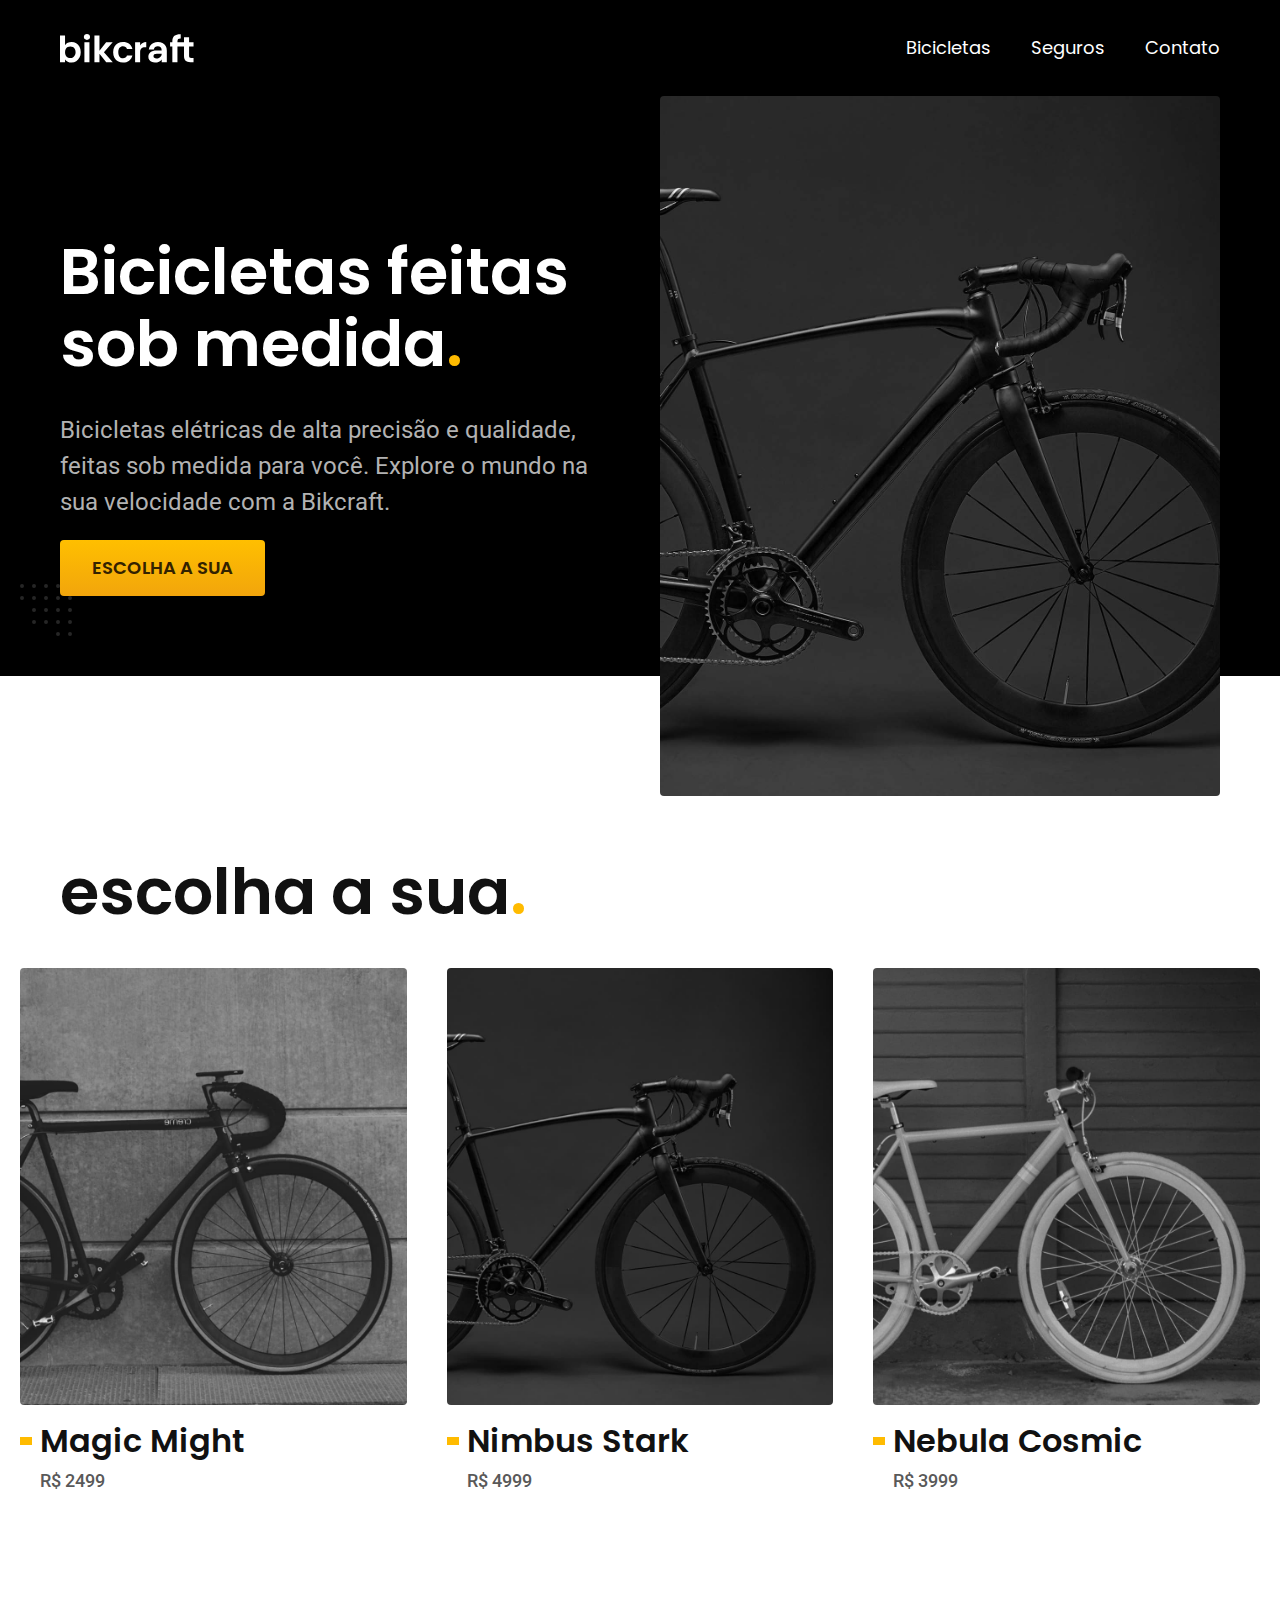
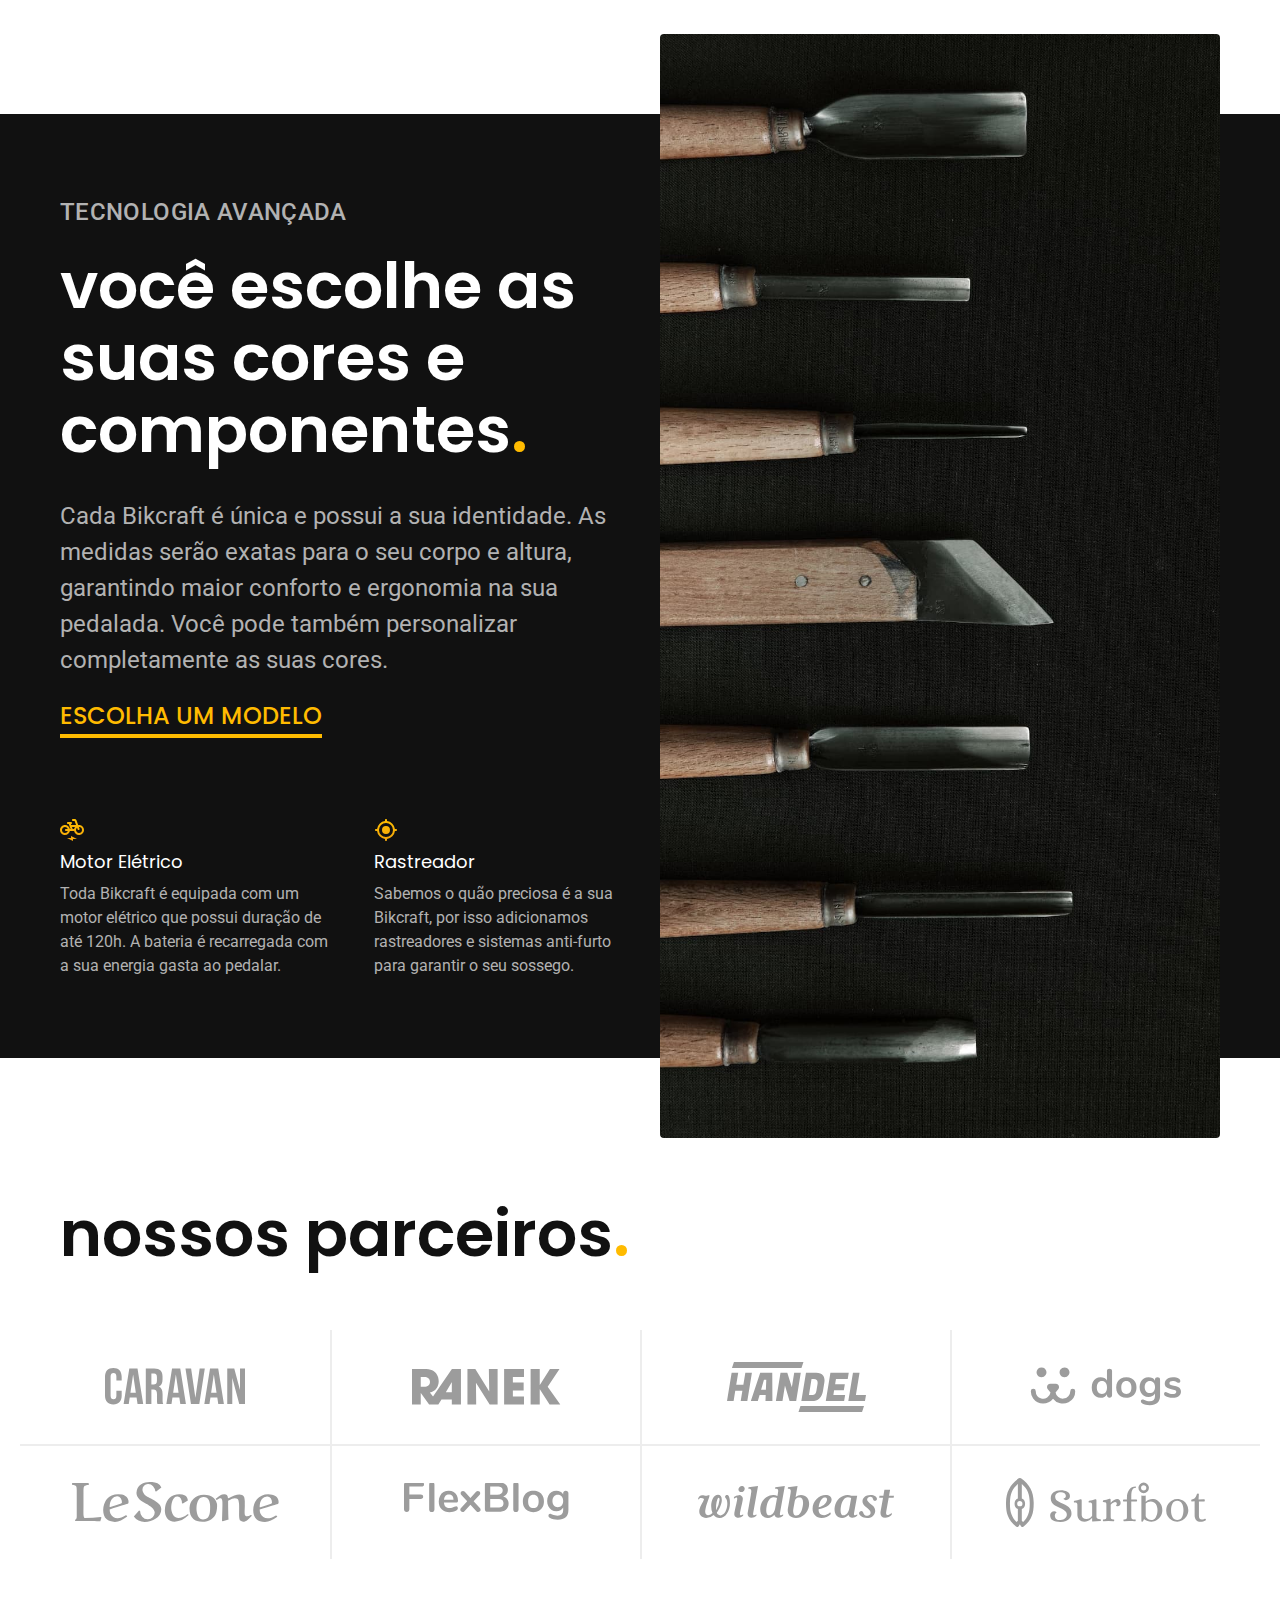
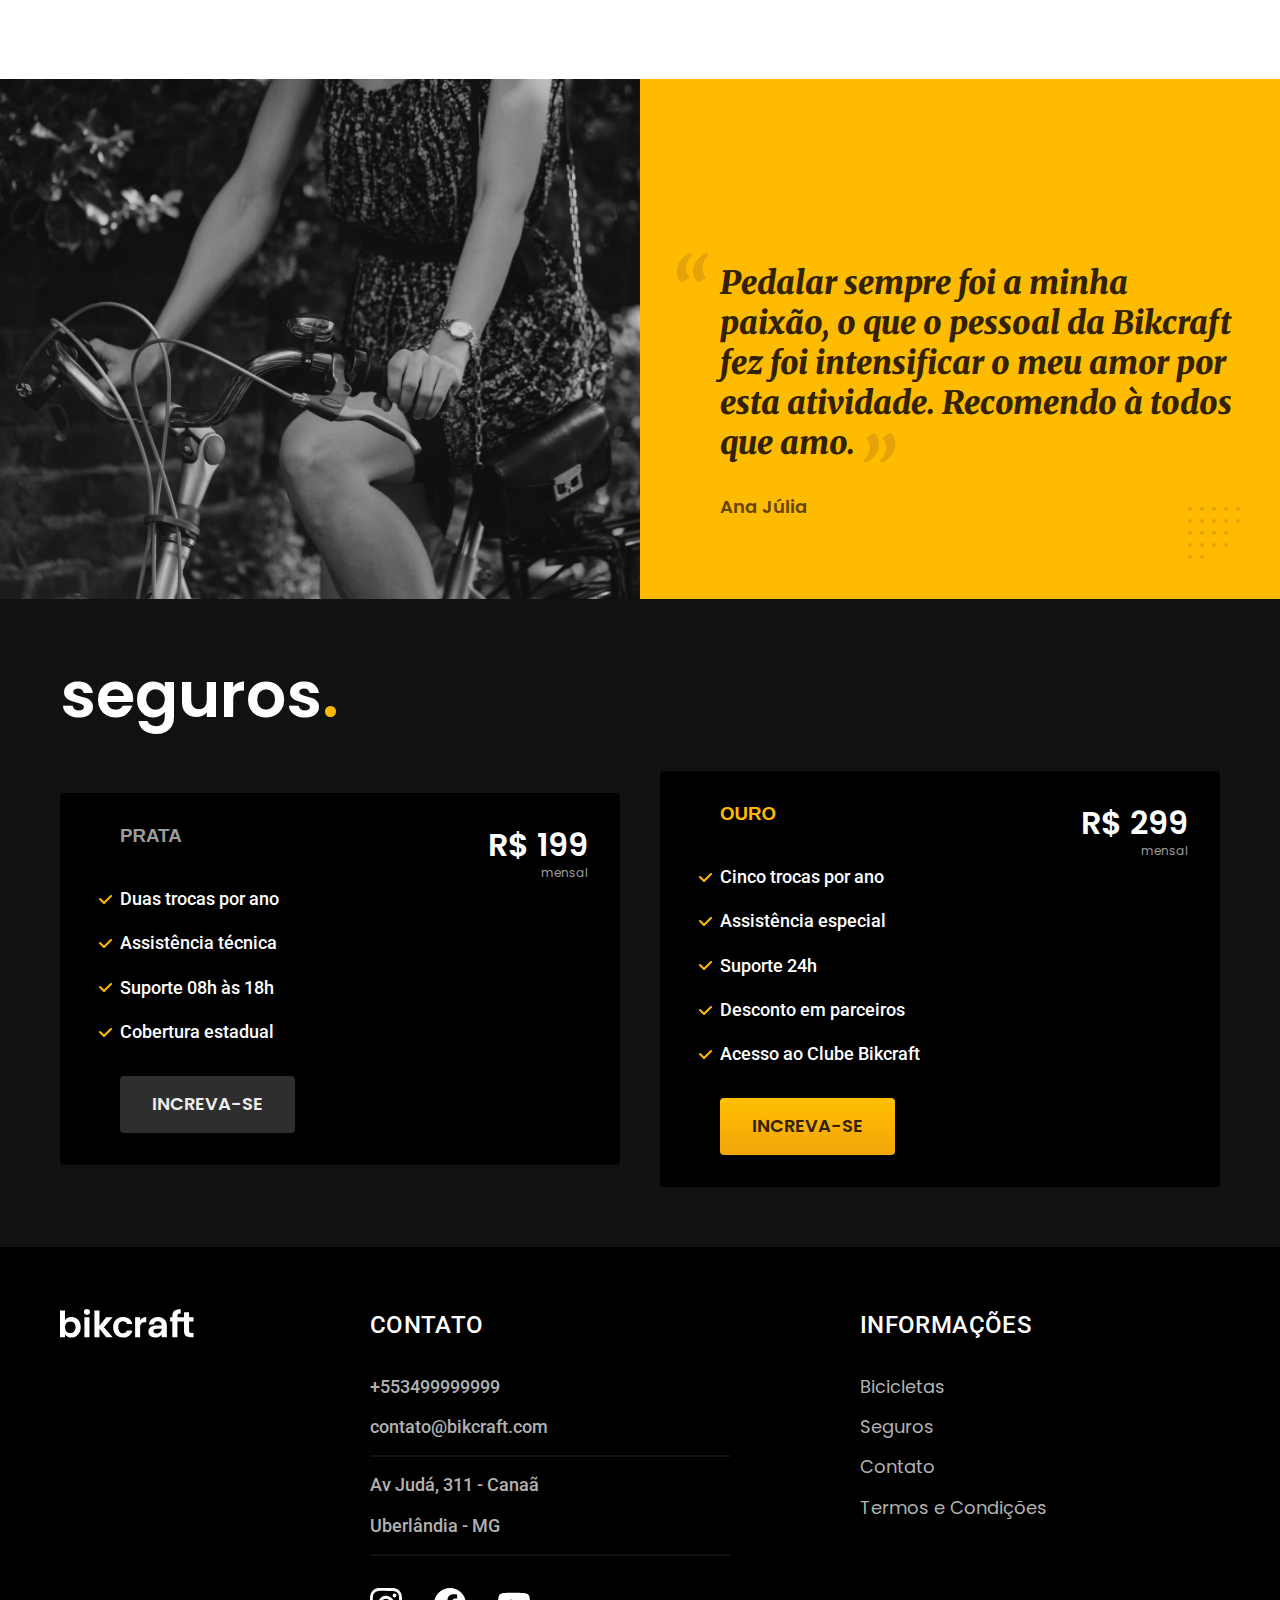
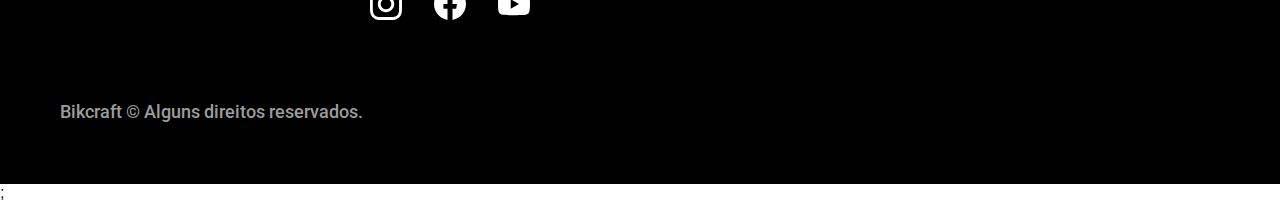
<file: index.html>
<!DOCTYPE html>
<html lang="pt-br">

<head>
  <meta charset="UTF-8">
  <meta name="viewport" content="width=device-width, initial-scale=1.0">
  <title>Bikcraft - Bicicletas Elétrica</title>
  <meta name="description" content="Bicicletas elétricas de alta precisão e qualidade, feitas sob medida para você. Explore o mundo na sua velocidade com a Bikcraft.">

  <link rel="icon" href="./favicon.svg" type="image/svg+xml">
  <link rel="preload" href="./css/style.min.css" as="style">
  <link rel="stylesheet" href="./css/style.min.css">
  <link rel="preconnect" href="https://fonts.googleapis.com">
  <link rel="preconnect" href="https://fonts.gstatic.com" crossorigin>
  <link href="https://fonts.googleapis.com/css2?family=Merriweather:ital,wght@1,900&family=Poppins:wght@400;600&family=Roboto:wght@400;500&display=swap" rel="stylesheet">

  <script>document.documentElement.classList.add('js')</script>
</head>

<body>
  <header class="header-bg">
    <div class="header container">
      <a href="./">
        <img src="./img/bikcraft.svg" width="136" height="32" alt="Bikcraft">
      </a>
      <nav aria-label="primaria">
        <ul class="header-menu font-1-m cor-0">
          <li><a href="./bicicletas.html">Bicicletas</li></a>
          <li><a href="./seguros.html">Seguros</li></a>
          <li><a href="./contato.html">Contato</li></a>
        </ul>
      </nav>
    </div>
  </header>

  <main class="introducao-bg">
    <div class="introducao container">
      <div class="introducao-conteudo">
        <h1 class="font-1-xxl cor-0 fadeInDown" data-anime="200">Bicicletas feitas sob medida<span class="cor-p1">.</span></h1>
        <p class="font-2-l  cor-5 fadeInDown" data-anime="400">Bicicletas elétricas de alta precisão e qualidade, feitas sob medida para você. Explore o mundo na sua velocidade com a Bikcraft.</p>
        <a class="botao fadeInDown" href="./bicicletas.html" data-anime="600">Escolha a Sua</a>
      </div>
      <picture data-anime="800" class="fadeInDown">
        <source media="(max-width: 800px)" srcset="./img/bicicletas/nimbus.jpg">
        <img src="./img/fotos/introducao.jpg" width="1280" height="1600" alt="Bicicleta Elétrica preta.">
      </picture>
    </div>
  </main>

  <article class="bicicletas-lista">
    <h2 class="font-1-xxl container">escolha a sua<span class="cor-p1">.</span></h2>

    <ul>
      <li>
        <a href="./bicicletas/magic.html">
          <img src="./img/bicicletas/magic-home.jpg" alt="Bicicleta preta">
          <h3 class="font-1-xl">Magic Might</h3>
          <span class="font-2-m  cor-8">R$ 2499</span>
        </a>
      </li>
      <li>
        <a href="./bicicletas/nimbus.html">
          <img src="./img/bicicletas/nimbus-home.jpg" alt="Bicicleta preta">
          <h3 class="font-1-xl">Nimbus Stark</h3>
          <span class="font-2-m  cor-8">R$ 4999</span>
        </a>
      </li>
      <li>
        <a href="./bicicletas/nebula.html">
          <img src="./img/bicicletas/nebula-home.jpg" alt="Bicicleta preta">
          <h3 class="font-1-xl">Nebula Cosmic</h3>
          <span class="font-2-m  cor-8">R$ 3999</span>
        </a>
      </li>
    </ul>
  </article>

  <article class="tecnologia-bg">
    <div class="tecnologia container">
      <div class="tecnologia-conteudo">
        <span class="font-2-l-b cor-5">Tecnologia Avançada</span>
        <h2 class="font-1-xxl cor-0">você escolhe as suas cores e componentes<span class="cor-p1">.</span></h2>
        <p class="font-2-l cor-5">Cada Bikcraft é única e possui a sua identidade. As medidas serão exatas para o seu corpo e altura, garantindo maior conforto e ergonomia na sua pedalada. Você pode também personalizar completamente as suas cores.</p>
        <a class="link" href="./bicicletas.html">Escolha um modelo</a>
        <div class="tecnologia-vantagens">
          <div class="">
            <img src="./img/icones/eletrica.svg" width="24" height="24" alt="">
            <h3 class="font-1-m cor-0">Motor Elétrico </h3>
            <p class="font-2-s cor-5">Toda Bikcraft é equipada com um motor elétrico que possui duração de até 120h. A bateria é recarregada com a sua energia gasta ao pedalar.</p>
          </div>
          <div class="">
            <img src="./img/icones/rastreador.svg" width="24" height="24" alt="">
            <h3 class="font-1-m cor-0">Rastreador</h3>
            <p class="font-2-s cor-5">Sabemos o quão preciosa é a sua Bikcraft, por isso adicionamos rastreadores e sistemas anti-furto para garantir o seu sossego.</p>
          </div>
        </div>
      </div>
      <div class="tecnologia-imagem">
        <img src="./img/fotos/tecnologia.jpg" width="1200" height="1920" alt="">
      </div>
    </div>
  </article>

  <section class="parceiros" aria-label="Nossos Parceiros">
    <h2 class="font-1-xxl container">nossos parceiros<span class="cor-p1">.</span></h2>
    <ul>
      <li><img src="./img/parceiros/caravan.svg" alt="Caravan"></li>
      <li><img src="./img/parceiros/ranek.svg" alt="ranekt"></li>
      <li><img src="./img/parceiros/handel.svg" alt="handel"></li>
      <li><img src="./img/parceiros/dogs.svg" alt="dogs"></li>
      <li><img src="./img/parceiros/lescone.svg" alt="lescone"></li>
      <li><img src="./img/parceiros/flexblog.svg" alt="flexblog"></li>
      <li><img src="./img/parceiros/wildbeast.svg" alt="wildbeast"></li>
      <li><img src="./img/parceiros/surfbot.svg" alt="surfbot.svg"></li>
    </ul>
  </section>

  <section class="depoimento" aria-label="Depoimento">
    <div>
      <img src="./img/fotos/depoimento.jpg" alt="Pedalndo uma Bikcraft">
    </div>
    <div class="depoimento-conteudo">
      <blockquote class="font-1-xl cor-p5">
        <p>Pedalar sempre foi a minha paixão, o que o pessoal da Bikcraft fez foi intensificar o meu amor por esta atividade. Recomendo à todos que amo.</p>
      </blockquote>
      <span class="font-1-m-b cor-p4">Ana Júlia</span>
    </div>
  </section>

  <article class="seguros-bg">
    <div class="seguros container">
      <h2 class="font-1-xxl cor-0">seguros<span class="cor-p1">.</span></h2>
      <div class="seguros-item">
        <h3 class="fot-1-xl cor-6">PRATA</h3>
        <span class="font-1-xl cor-0">R$ 199 <span class="font-1-xs cor-6">mensal</span></span>
        <ul class="font-2-m cor-0">
          <li>Duas trocas por ano</li>
          <li>Assistência técnica</li>
          <li>Suporte 08h às 18h</li>
          <li>Cobertura estadual</li>
        </ul>
        <a class="botao secundario" href="./orcamento.html">Increva-se</a>
      </div>

      <div class="seguros-item">
        <h3 class="fot-1-xl cor-p1">OURO</h3>
        <span class="font-1-xl cor-0">R$ 299 <span class="font-1-xs cor-6">mensal</span></span>
        <ul class="font-2-m cor-0">
          <li>Cinco trocas por ano</li>
          <li>Assistência especial</li>
          <li>Suporte 24h</li>
          <li>Desconto em parceiros</li>
          <li>Acesso ao Clube Bikcraft</li>
        </ul>
        <a class="botao" href="./orcamento.html">Increva-se</a>
      </div>

    </div>
  </article>

  <footer class="footer-bg">
    <div class="footer container">
      <img src="./img/bikcraft.svg" alt="Bikcraft">
      <div class="footer-contato">
        <h3 class="font-2-l-b cor-0">Contato</h3>
        <ul class="cor-5 font-2-m">
          <li><a href="tel:+553499999999">+553499999999</a></li>
          <li><a href="mailto:contato@bikcraft.com">contato@bikcraft.com</a></li>
          <li>Av Judá, 311 - Canaã</li>
          <li>Uberlândia - MG</li>
        </ul>
        <div class="footer-redes">
          <a href="./">
            <img src="./img/redes/instagram.svg" alt="Intagran">
          </a>
          <a href="./">
            <img src="./img/redes/facebook.svg" alt="Facebook">
          </a>
          <a href="./">
            <img src="./img/redes/youtube.svg" alt="YouTube">
          </a>
        </div>
      </div>
      <div class="footer-informacoes">
        <h3 class="font-2-l-b cor-0">Informações</h3>
        <nav>
          <ul class="font-1-m cor-5">
            <li><a href="./bicicletas.html">Bicicletas</li></a>
            <li><a href="./seguros.html">Seguros</li></a>
            <li><a href="./bicicletas.html">Contato</li></a>
            <li><a href="./termos.html">Termos e Condições</li></a>
          </ul>
        </nav>
      </div>
      <p class="footer-copy font-2-m cor-6">Bikcraft © Alguns direitos reservados.</p>
    </div>
  </footer>
  <script src="./js/pluguins/simple-anime.js"></script>;
  <script src="./js/script.js"></script>
</body>

</html>
</file>
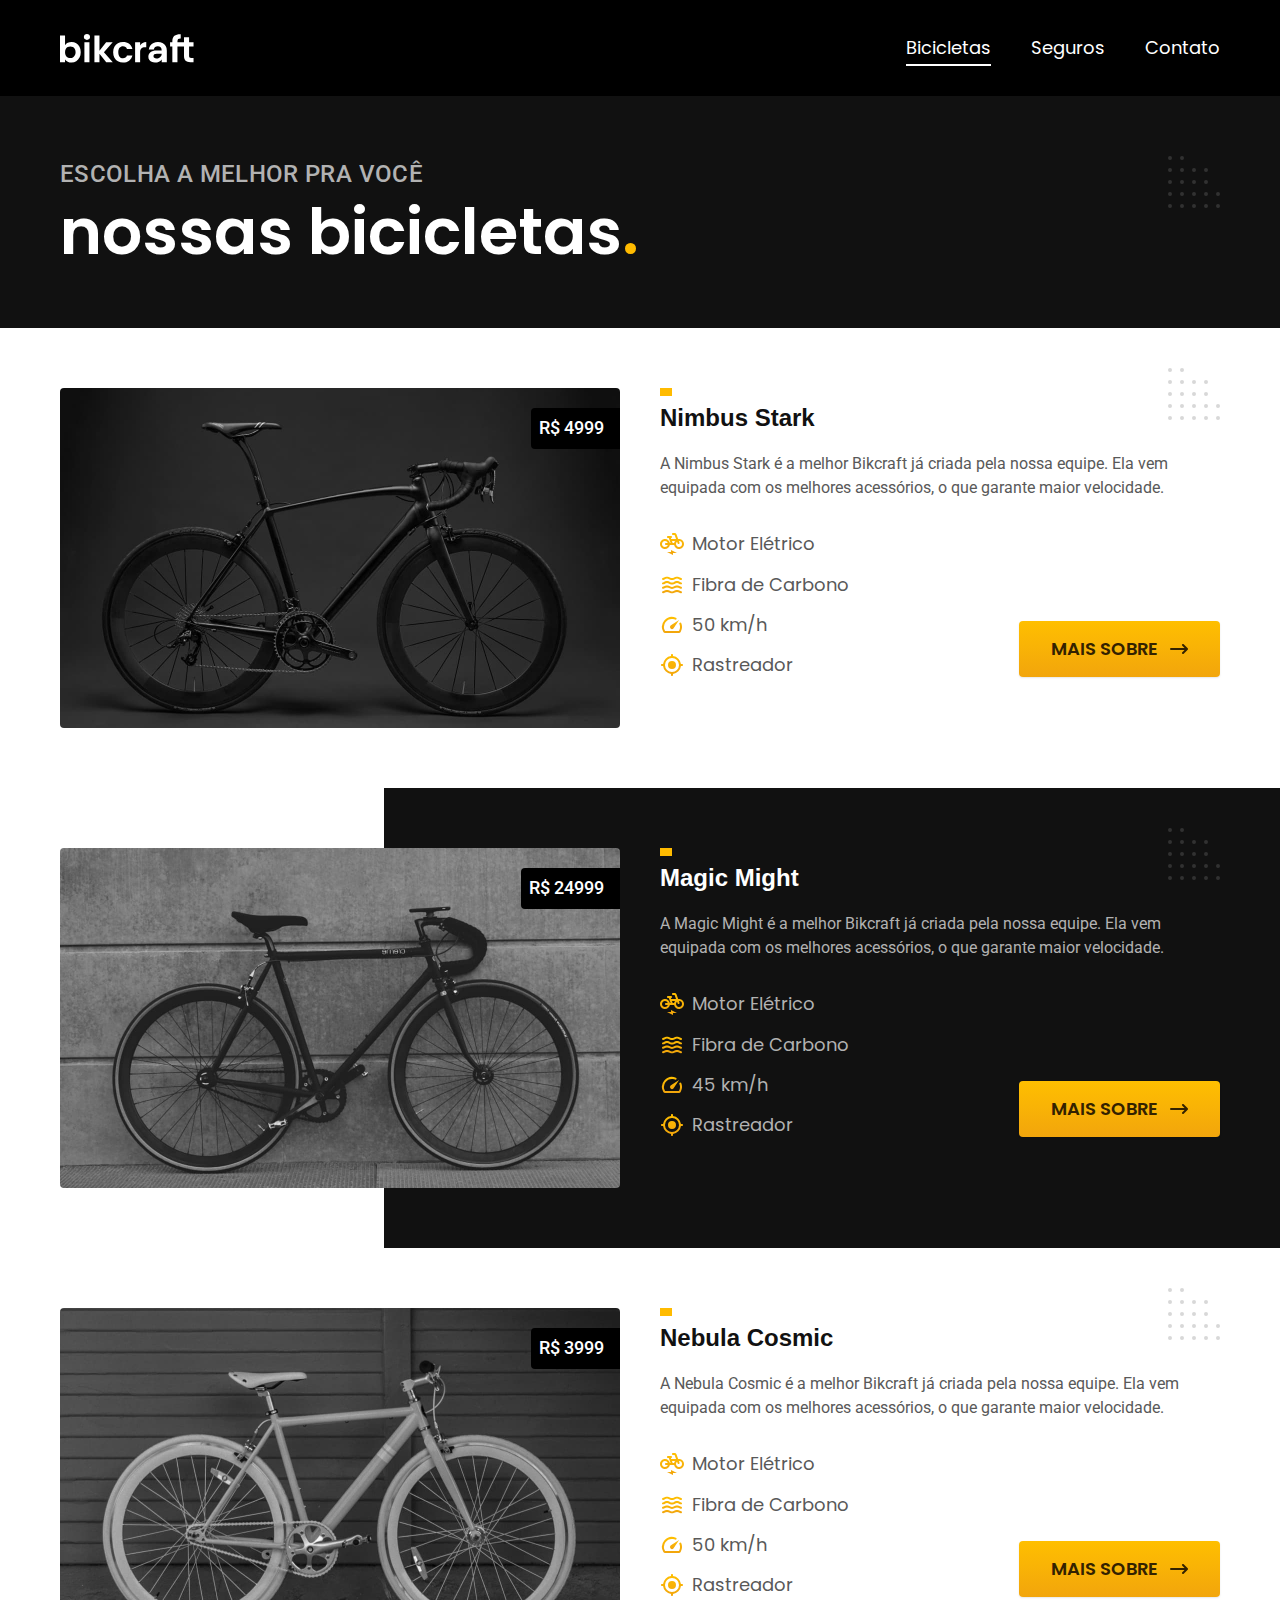
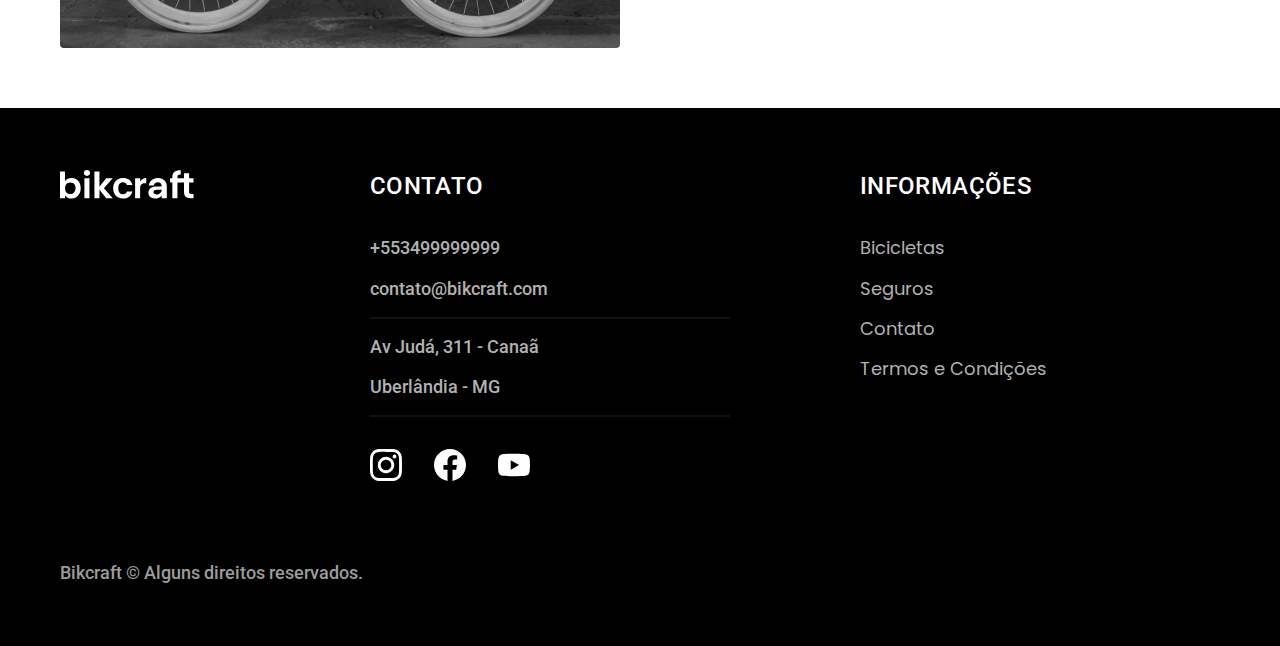
<file: bicicletas.html>
<!DOCTYPE html>
<html lang="pt-br">

<head>
  <meta charset="UTF-8">
  <meta name="viewport" content="width=device-width, initial-scale=1.0">
  <title>Bicicletas | Bikcraft</title>
  <meta name="description" content="Termos e condições.">
  <link rel="icon" href="./favicon.svg" type="image/svg+xml">
  <link rel="preload" href="./css/style.min.css" as="style">
  <link rel="stylesheet" href="./css/style.min.css">
  <link rel="preconnect" href="https://fonts.googleapis.com">
  <link rel="preconnect" href="https://fonts.gstatic.com" crossorigin>
  <link href="https://fonts.googleapis.com/css2?family=Merriweather:ital,wght@1,900&family=Poppins:wght@400;600&family=Roboto:wght@400;500&display=swap" rel="stylesheet">
  <script>document.documentElement.classList.add('js')</script>
</head>

<body id="bicicletas">
  <header class="header-bg">
    <div class="header container">
      <a href="./"><img src="./img/bikcraft.svg" alt="Bikcraft"></a>
      <nav aria-label="primaria">
        <ul class="header-menu font-1-m cor-0">
          <li><a href="./bicicletas.html">Bicicletas</li></a>
          <li><a href="./seguros.html">Seguros</li></a>
          <li><a href="./contato.html">Contato</li></a>
        </ul>
      </nav>
    </div>
  </header>

  <main>
    <div class="titulo-bg">
      <div class="titulo container">
        <p class="font-2-l-b cor-5">Escolha a melhor pra você</p>
        <h1 class="font-1-xxl cor-0">nossas bicicletas<span class="cor-p1">.</span></h1>
      </div>
    </div>

    <div class="bicicletas container">
      <div class="bicicletas-imagem">
        <img src="./img/bicicletas/nimbus.jpg" alt="Bicicleta preta">
        <span class="font-2-m cor-0">R$ 4999</span>
      </div>
      <div class="bicicletas-conteudo">
        <h2 class="font-1-x-l">Nimbus Stark</h2>
        <p class="font-2-s cor-8">A Nimbus Stark é a melhor Bikcraft já criada pela nossa equipe. Ela vem equipada com os melhores acessórios, o que garante maior velocidade.</p>
        <ul class="font-1-m cor-8">
          <li><img src="./img/icones/eletrica.svg" alt="">
            Motor Elétrico
          </li>
          <li><img src="./img/icones/carbono.svg" alt="">
            Fibra de Carbono
          </li>
          <li><img src="./img/icones/velocidade.svg" alt="">
            50 km/h
          </li>
          <li><img src="./img/icones/rastreador.svg" alt="">
            Rastreador
          </li>
        </ul>
        <a class="botao seta" href="./bicicletas/nimbus.html">Mais Sobre</a>
      </div>
    </div>

    <div class="bicicletas-bg">
      <div class="bicicletas container">
        <div class="bicicletas-imagem">
          <img src="./img/bicicletas/magic.jpg" alt="Bicicleta preta">
          <span class="font-2-m cor-0">R$ 24999</span>
        </div>
        <div class="bicicletas-conteudo">
          <h2 class="font-1-x-l cor-0">Magic Might</h2>
          <p class="font-2-s cor-5">A Magic Might é a melhor Bikcraft já criada pela nossa equipe. Ela vem equipada com os melhores acessórios, o que garante maior velocidade.</p>
          <ul class="font-1-m cor-5">
            <li><img src="./img/icones/eletrica.svg" alt="">
              Motor Elétrico
            </li>
            <li><img src="./img/icones/carbono.svg" alt="">
              Fibra de Carbono
            </li>
            <li><img src="./img/icones/velocidade.svg" alt="">
              45 km/h
            </li>
            <li><img src="./img/icones/rastreador.svg" alt="">
              Rastreador
            </li>
          </ul>
          <a class="botao seta" href="./bicicletas/magic.html">Mais Sobre</a>
        </div>
      </div>
    </div>

    <div class="bicicletas container">
      <div class="bicicletas-imagem">
        <img src="./img/bicicletas/nebula.jpg" alt="Bicicleta preta">
        <span class="font-2-m cor-0">R$ 3999</span>
      </div>
      <div class="bicicletas-conteudo">
        <h2 class="font-1-x-l">Nebula Cosmic</h2>
        <p class="font-2-s cor-8">A Nebula Cosmic é a melhor Bikcraft já criada pela nossa equipe. Ela vem equipada com os melhores acessórios, o que garante maior velocidade.</p>
        <ul class="font-1-m cor-8">
          <li><img src="./img/icones/eletrica.svg" alt="">
            Motor Elétrico
          </li>
          <li><img src="./img/icones/carbono.svg" alt="">
            Fibra de Carbono
          </li>
          <li><img src="./img/icones/velocidade.svg" alt="">
            50 km/h
          </li>
          <li><img src="./img/icones/rastreador.svg" alt="">
            Rastreador
          </li>
        </ul>
        <a class="botao seta" href="./bicicletas/nebula.html">Mais Sobre</a>
      </div>
    </div>

  </main>


  <footer class="footer-bg">
    <div class="footer container">
      <img src="./img/bikcraft.svg" alt="Bikcraft">
      <div class="footer-contato">
        <h3 class="font-2-l-b cor-0">Contato</h3>
        <ul class="cor-5 font-2-m">
          <li><a href="tel:+553499999999">+553499999999</a></li>
          <li><a href="mailto:contato@bikcraft.com">contato@bikcraft.com</a></li>
          <li>Av Judá, 311 - Canaã</li>
          <li>Uberlândia - MG</li>
        </ul>
        <div class="footer-redes">
          <a href="./">
            <img src="./img/redes/instagram.svg" alt="Intagran">
          </a>
          <a href="./">
            <img src="./img/redes/facebook.svg" alt="Facebook">
          </a>
          <a href="./">
            <img src="./img/redes/youtube.svg" alt="YouTube">
          </a>
        </div>
      </div>
      <div class="footer-informacoes">
        <h3 class="font-2-l-b cor-0">Informações</h3>
        <nav>
          <ul class="font-1-m cor-5">
            <li><a href="./bicicletas.html">Bicicletas</li></a>
            <li><a href="./seguros.html">Seguros</li></a>
            <li><a href="./bicicletas.html">Contato</li></a>
            <li><a href="./termos.html">Termos e Condições</li></a>
          </ul>
        </nav>
      </div>
      <p class="footer-copy font-2-m cor-6">Bikcraft © Alguns direitos reservados.</p>
    </div>
  </footer>
  <script src="./js/script.js"></script>
</body>

</html>
</file>
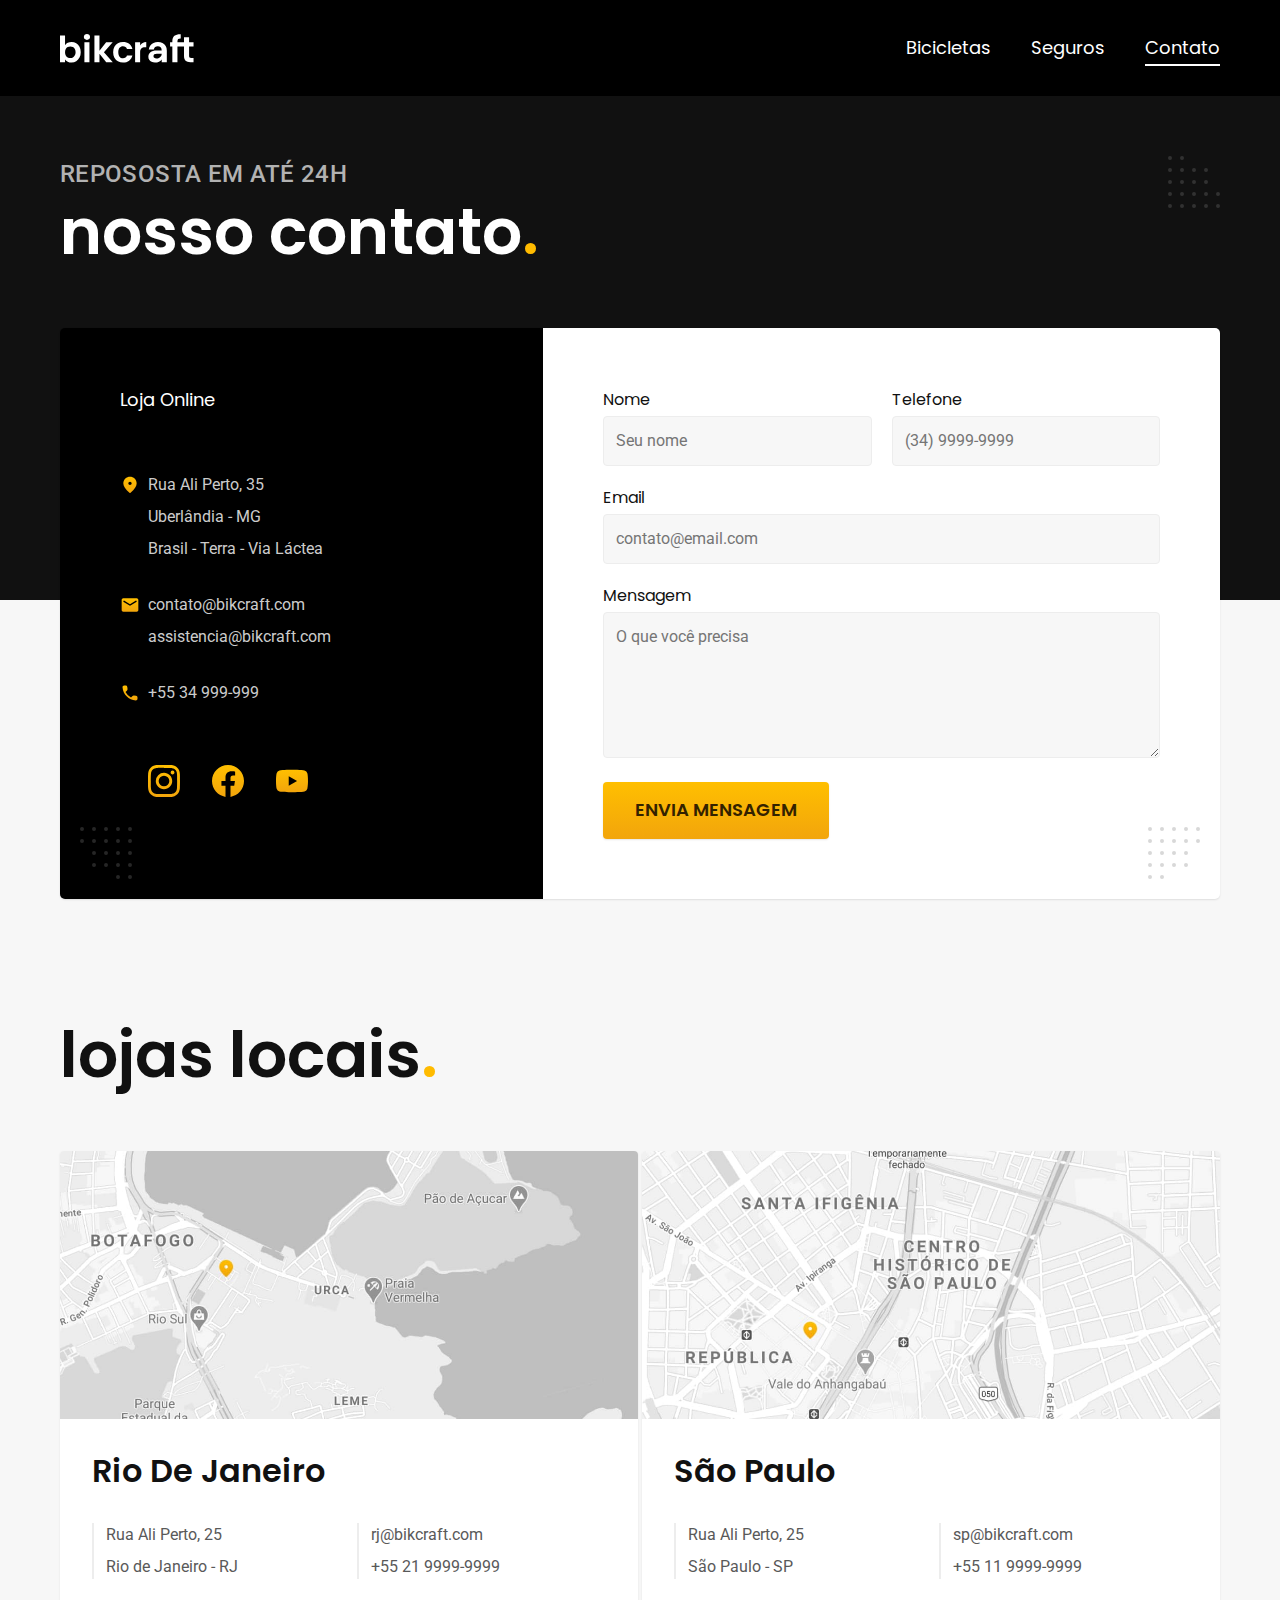
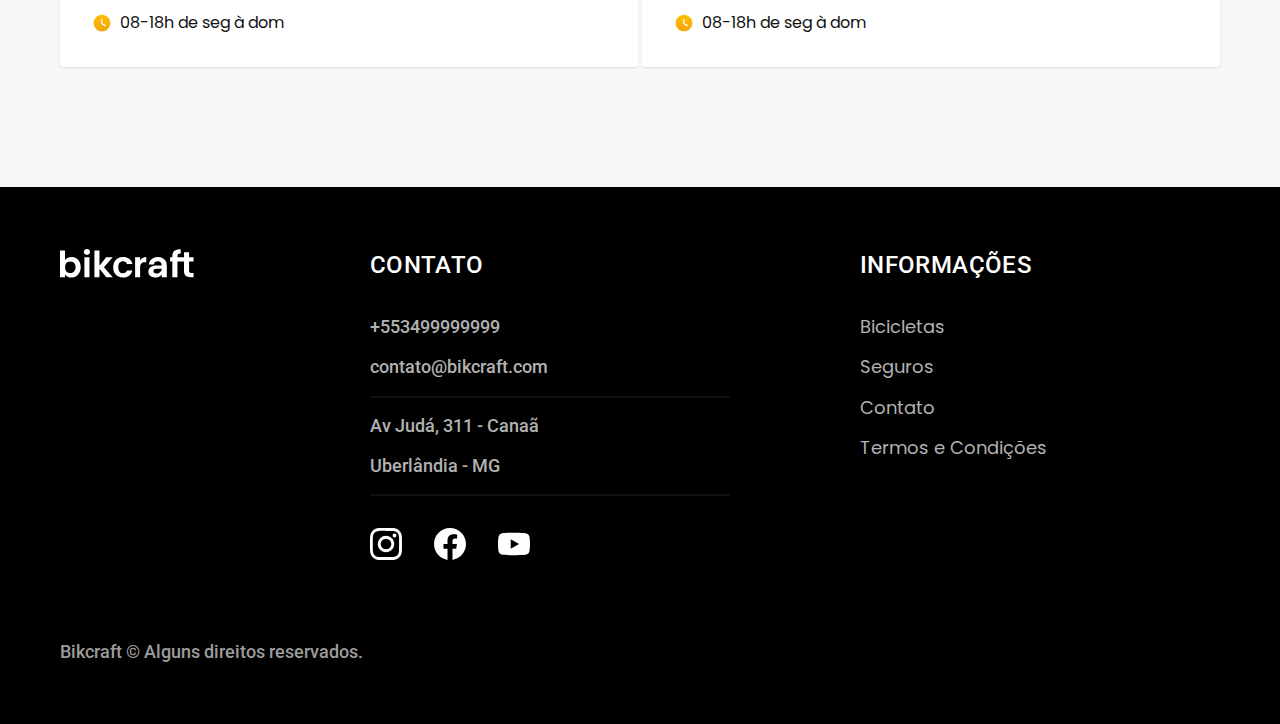
<file: contato.html>
<!DOCTYPE html>
<html lang="pt-br">

<head>
  <meta charset="UTF-8">
  <meta name="viewport" content="width=device-width, initial-scale=1.0">
  <title>Contato | Bikcraft</title>
  <meta name="description" content="Termos e condições.">
  <link rel="icon" href="./favicon.svg" type="image/svg+xml">
  <link rel="preload" href="./css/style.min.css" as="style">
  <link rel="stylesheet" href="./css/style.min.css">
  <link rel="preconnect" href="https://fonts.googleapis.com">
  <link rel="preconnect" href="https://fonts.gstatic.com" crossorigin>
  <link href="https://fonts.googleapis.com/css2?family=Merriweather:ital,wght@1,900&family=Poppins:wght@400;600&family=Roboto:wght@400;500&display=swap" rel="stylesheet">
  <script>document.documentElement.classList.add('js')</script>
</head>

<body id="contato">
  <header class="header-bg">
    <div class="header container">
      <a href="./"><img src="./img/bikcraft.svg" alt="Bikcraft"></a>
      <nav aria-label="primaria">
        <ul class="header-menu font-1-m cor-0">
          <li><a href="./bicicletas.html">Bicicletas</li></a>
          <li><a href="./seguros.html">Seguros</li></a>
          <li><a href="./contato.html">Contato</li></a>
        </ul>
      </nav>
    </div>
  </header>

  <main>
    <div class="titulo-bg">
      <div class="titulo container">
        <p class="font-2-l-b cor-5">Repososta em até 24h</p>
        <h1 class="font-1-xxl cor-0">nosso contato<span class="cor-p1">.</span></h1>
      </div>
    </div>

    <div class="contato container">
      <section class="contato-dados" aria-label="Endereço">
        <h2 class="font-1-m cor-0">Loja Online</h2>
        <div class="contato-endereco font-2-s cor-4">
          <p>Rua Ali Perto, 35</p>
          <p>Uberlândia - MG</p>
          <p>Brasil - Terra - Via Láctea</p>
        </div>
        <address class="contato-meios font-2-s cor-4">
          <a href="mailto:contato@bikcraft.com">contato@bikcraft.com</a>
          <a href="mailto:assitencia@bikcraft.com">assistencia@bikcraft.com</a>
          <a href="tel:+553499999999">+55 34 999-999</a>
        </address>
        <div class="contato-redes">
          <a href="./">
            <img src="./img/redes/instagram-p.svg" alt="Intagran">
          </a>
          <a href="./">
            <img src="./img/redes/facebook-p.svg" alt="Facebook">
          </a>
          <a href="./">
            <img src="./img/redes/youtube-p.svg" alt="YouTube">
          </a>
        </div>
      </section>

      <section class="contato-formulario" aria-label="Formulario">
        <form class="form" action="./contato.html">
          <div>
            <label for="nome">Nome</label>
            <input type="text" id="nome" name="nome" placeholder="Seu nome">
          </div>
          <div>
            <label for="telefone">Telefone</label>
            <input type="text" id="telefone" name="telefone" placeholder="(34) 9999-9999">
          </div>
          <div class="col-2">
            <label for="email">Email</label>
            <input type="email" id="email" name="email" placeholder="contato@email.com">
          </div>
          <div class="col-2">
            <label for="mensagem">Mensagem</label>
            <textarea name="mensagem" id="mensagem" rows="5" placeholder="O que você precisa"></textarea>
          </div>
          <button class="botao col-2">Envia Mensagem</button>
        </form>
      </section>
    </div>
  </main>

  <article class="lojas container">
    <h2 class="font-1-xxl">lojas locais<span class="cor-p1">.</span></h2>
    <div class="lojas-item">
      <img src="./img/lojas/rj.jpg" alt="mapa marcando o endereço em Rua Ali Perto, 25 - Rio de Janeiro - RJ">
      <div class="lojas-conteudo">
        <h3 class="font-1-xl">Rio De Janeiro</h3>
        <div class="lojas-dados font-2-s cor-8">
          <p>Rua Ali Perto, 25</p>
          <p>Rio de Janeiro - RJ</p>
        </div>
        <div class="lojas-dados font-2-s cor-8">
          <a href="mailto:rj@bikcraft.com">rj@bikcraft.com</a>
          <a href="tel:+552199999999">+55 21 9999-9999</a>
        </div>
        <p class="lojas-tempo font-1-s"><img src="./img/icones/horario.svg" alt="">08-18h de seg à dom</p>
      </div>
    </div>

    <div class="lojas-item">
      <img src="./img/lojas/sp.jpg" alt="mapa marcando o endereço em Rua Ali Perto, 25 - São Paulo - SP ">
      <div class="lojas-conteudo">
        <h3 class="font-1-xl">São Paulo</h3>
        <div class="lojas-dados font-2-s cor-8">
          <p>Rua Ali Perto, 25</p>
          <p>São Paulo - SP</p>
        </div>
        <div class="lojas-dados font-2-s cor-8">
          <a href="mailto:sp@bikcraft.com">sp@bikcraft.com</a>
          <a href="tel:+551199999999">+55 11 9999-9999</a>
        </div>
        <p class="lojas-tempo font-1-s"><img src="./img/icones/horario.svg" alt="">08-18h de seg à dom</p>
      </div>
    </div>
  </article>

  <footer class="footer-bg">
    <div class="footer container">
      <img src="./img/bikcraft.svg" alt="Bikcraft">
      <div class="footer-contato">
        <h3 class="font-2-l-b cor-0">Contato</h3>
        <ul class="cor-5 font-2-m">
          <li><a href="tel:+553499999999">+553499999999</a></li>
          <li><a href="mailto:contato@bikcraft.com">contato@bikcraft.com</a></li>
          <li>Av Judá, 311 - Canaã</li>
          <li>Uberlândia - MG</li>
        </ul>
        <div class="footer-redes">
          <a href="./">
            <img src="./img/redes/instagram.svg" alt="Intagran">
          </a>
          <a href="./">
            <img src="./img/redes/facebook.svg" alt="Facebook">
          </a>
          <a href="./">
            <img src="./img/redes/youtube.svg" alt="YouTube">
          </a>
        </div>
      </div>
      <div class="footer-informacoes">
        <h3 class="font-2-l-b cor-0">Informações</h3>
        <nav>
          <ul class="font-1-m cor-5">
            <li><a href="./bicicletas.html">Bicicletas</li></a>
            <li><a href="./seguros.html">Seguros</li></a>
            <li><a href="./contato.html">Contato</li></a>
            <li><a href="./termos.html">Termos e Condições</li></a>
          </ul>
        </nav>
      </div>
      <p class="footer-copy font-2-m cor-6">Bikcraft © Alguns direitos reservados.</p>
    </div>
  </footer>
  <script src="./js/script.js"></script>
</body>

</html>
</file>
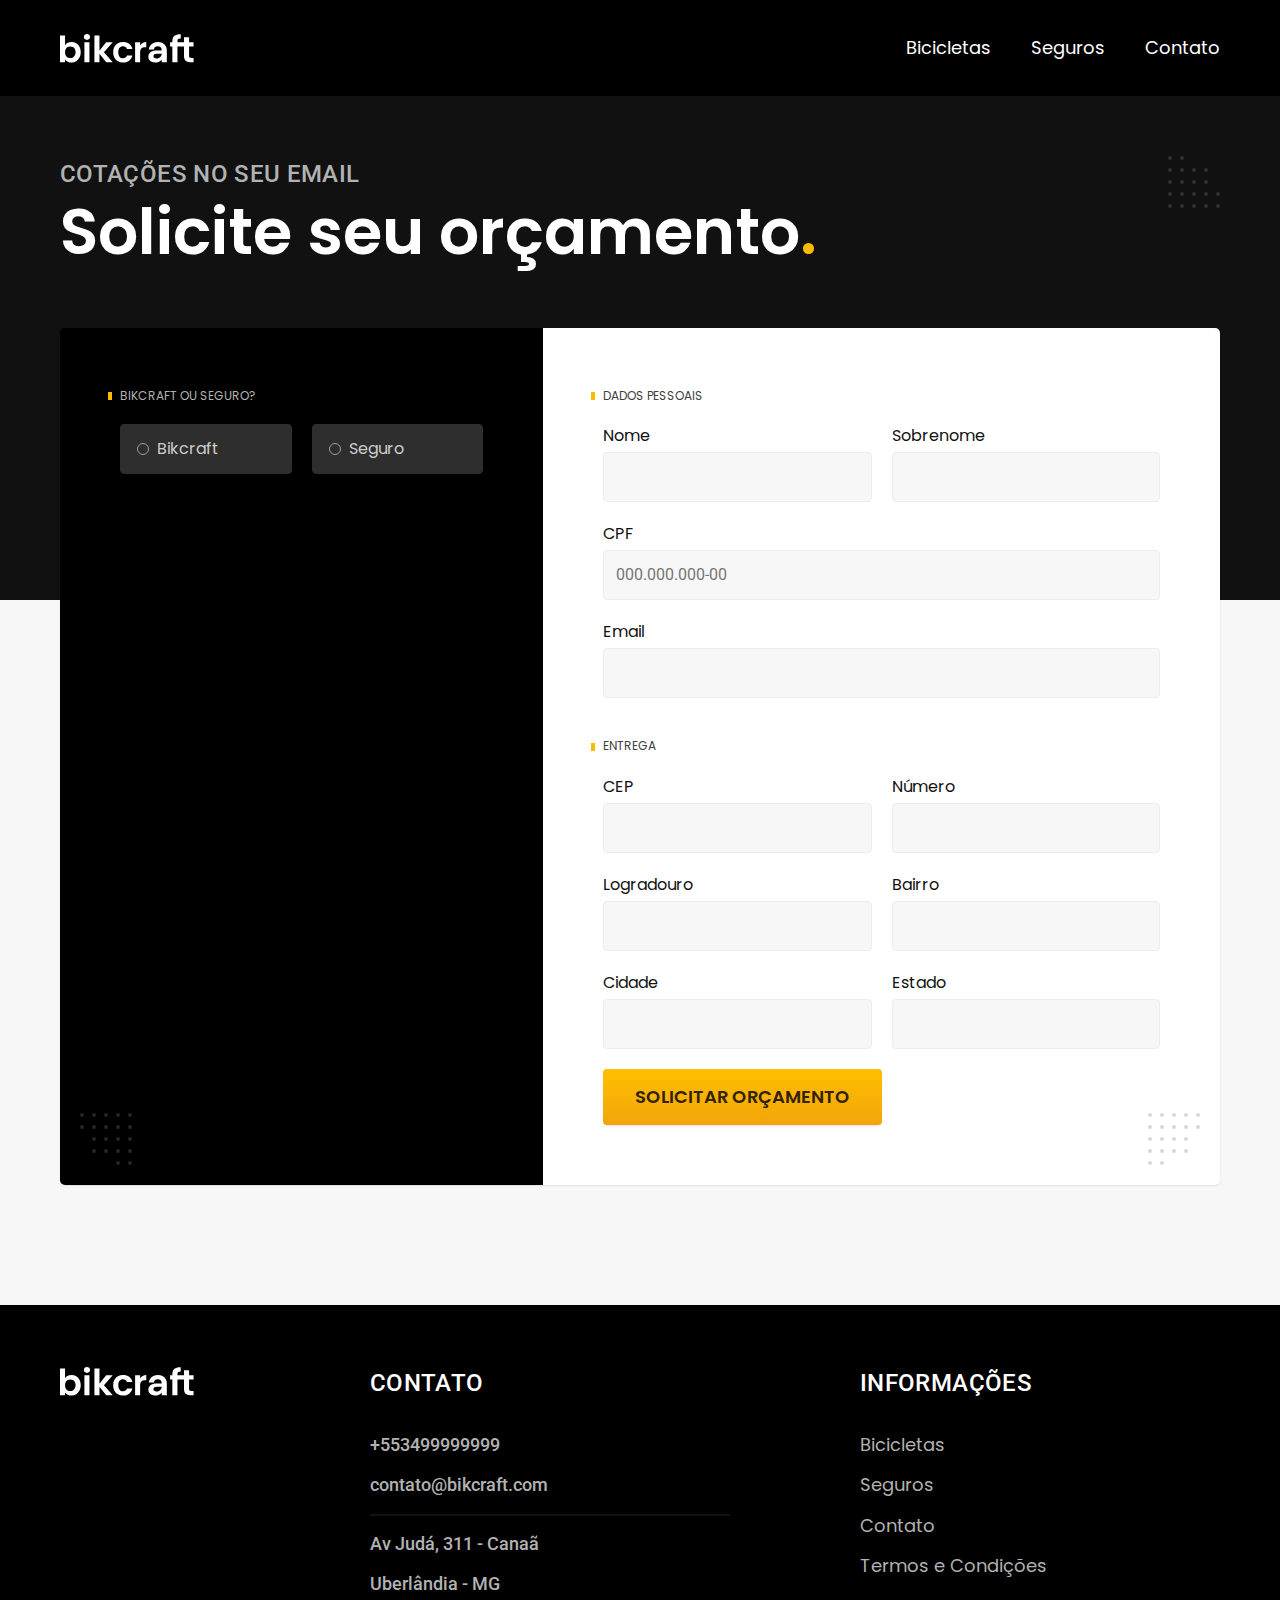
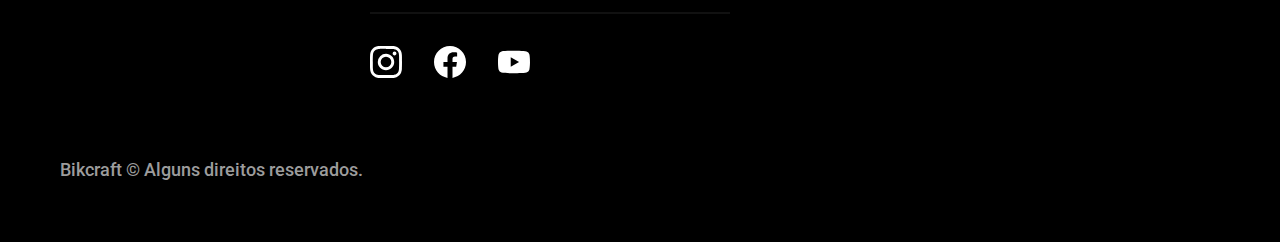
<file: orcamento.html>
<!DOCTYPE html>
<html lang="pt-br">

<head>
  <meta charset="UTF-8">
  <meta name="viewport" content="width=device-width, initial-scale=1.0">
  <title>Orçamento | Bikcraft</title>
  <meta name="description" content="Termos e condições.">
  <link rel="icon" href="./favicon.svg" type="image/svg+xml">
  <link rel="preload" href="./css/style.min.css" as="style">
  <link rel="stylesheet" href="./css/style.min.css">
  <link rel="preconnect" href="https://fonts.googleapis.com">
  <link rel="preconnect" href="https://fonts.gstatic.com" crossorigin>
  <link href="https://fonts.googleapis.com/css2?family=Merriweather:ital,wght@1,900&family=Poppins:wght@400;600&family=Roboto:wght@400;500&display=swap" rel="stylesheet">
  <script>document.documentElement.classList.add('js')</script>
</head>

<body id="orcamento">
  <header class="header-bg">
    <div class="header container">
      <a href="./"><img src="./img/bikcraft.svg" alt="Bikcraft"></a>
      <nav aria-label="primaria">
        <ul class="header-menu font-1-m cor-0">
          <li><a href="./bicicletas.html">Bicicletas</li></a>
          <li><a href="./seguros.html">Seguros</li></a>
          <li><a href="./contato.html">Contato</li></a>
        </ul>
      </nav>
    </div>
  </header>

  <main>
    <div class="titulo-bg">
      <div class="titulo container">
        <p class="font-2-l-b cor-5">Cotações no seu email</p>
        <h1 class="font-1-xxl cor-0">Solicite seu orçamento<span class="cor-p1">.</span></h1>
      </div>
    </div>
    <form class="orcamento container" action="./">
      <div class="orcamento-produto">
        <h2 class="font-1-xs cor-5">Bikcraft ou Seguro?</h2>

        <input type="radio" name="tipo" value="bikcraft" id="bikcraft">
        <label for="bikcraft">Bikcraft</label>

        <input type="radio" name="tipo" value="seguro" id="seguro">
        <label for="seguro">Seguro</label>

        <div class="orcamento-conteudo" id="orcamento-bikcraft">
          <h2 class="font-1-xs cor-5">Escolha a sua</h2>

          <input type="radio" name="produto" value="nimbus" id="nimbus">
          <label for="nimbus">Nimbus Stark <span>R$ 4999</span></label>
          <div class="orcamento-detalhes">
            <ul class="font-1-xs cor-8">
              <li><img src="./img/icones/eletrica.svg" alt="">Motor Elétrico</li>
              <li><img src="./img/icones/carbono.svg" alt="">Fibra de Carbono</li>
              <li><img src="./img/icones/velocidade.svg" alt="">50 km/h</li>
              <li><img src="./img/icones/rastreador.svg" alt="">Rastreador</li>
            </ul>
            <img src="./img/bicicletas/nimbus.jpg" alt="Bicicleta preta">
          </div>

          <input type="radio" name="produto" value="magic" id="magic">
          <label for="magic">Magic Might <span>R$ 24999</span></label>
          <div class="orcamento-detalhes">
            <ul class="font-1-xs cor-8">
              <li><img src="./img/icones/eletrica.svg" alt="">Motor Elétrico</li>
              <li><img src="./img/icones/carbono.svg" alt="">Fibra de Carbono</li>
              <li><img src="./img/icones/velocidade.svg" alt="">45 km/h</li>
              <li><img src="./img/icones/rastreador.svg" alt="">Rastreador</li>
            </ul>
            <img src="./img/bicicletas/magic.jpg" alt="Bicicleta preta">
          </div>

          <input type="radio" name="produto" value="nebula" id="nebula">
          <label for="nebula">Nebula Cosmic <span>R$ 3999</span></label>
          <div class="orcamento-detalhes">
            <ul class="font-1-xs cor-8">
              <li><img src="./img/icones/eletrica.svg" alt="">Motor Elétrico</li>
              <li><img src="./img/icones/carbono.svg" alt="">Fibra de Carbono</li>
              <li><img src="./img/icones/velocidade.svg" alt="">40 km/h</li>
              <li><img src="./img/icones/rastreador.svg" alt="">Rastreador</li>
            </ul>
            <img src="./img/bicicletas/nebula.jpg" alt="Bicicleta branca">
          </div>
        </div>

        <div class="orcamento-conteudo" id="orcamento-seguro">
          <h2 class="font-1-xs cor-5">Escolha o plano</h2>

          <input type="radio" name="produto" value="prata" id="prata">
          <label for="prata">Prata <span>R$ 199</span></label>

          <input type="radio" name="produto" value="ouro" id="ouro">
          <label for="ouro">Ouro <span>R$ 299</span></label>
        </div>
      </div>
      <div class="orcamento-dados form">
        <h2 class="font-1-xs cor-9 col-2">Dados pessoais</h2>
        <div>
          <label for="nome">Nome</label>
          <input type="text" id="nome" name="nome">
        </div>
        <div>
          <label for="sobrenome">Sobrenome</label>
          <input type="text" id="sobrenome" name="sobrenome">
        </div>
        <div class="col-2">
          <label for="cpf">CPF</label>
          <input type="text" id="cpf" name="cpf" placeholder="000.000.000-00">
        </div>
        <div class="col-2 ">
          <label for="email">Email</label>
          <input type="email" id="email" name="email">
        </div>
        <h2 class="font-1-xs cor-9 col-2">entrega</h2>
        <div>
          <label for="cep">CEP</label>
          <input type="text" id="cep" name="cep">
        </div>
        <div>
          <label for="numero">Número</label>
          <input type="text" id="numero" name="numero">
        </div>
        <div>
          <label for="logradouro">Logradouro</label>
          <input type="text" id="logradouro" name="logradouro">
        </div>
        <div>
          <label for="bairro">Bairro</label>
          <input type="text" id="bairro" name="bairro">
        </div>
        <div>
          <label for="cidade">Cidade</label>
          <input type="text" id="cidade" name="cidade">
        </div>
        <div>
          <label for="estado">Estado</label>
          <input type="text" id="estado" name="estado">
        </div>
        <button class="botao col-2">Solicitar Orçamento</button>
      </div>
    </form>
  </main>


  <footer class="footer-bg">
    <div class="footer container">
      <img src="./img/bikcraft.svg" alt="Bikcraft">
      <div class="footer-contato">
        <h3 class="font-2-l-b cor-0">Contato</h3>
        <ul class="cor-5 font-2-m">
          <li><a href="tel:+553499999999">+553499999999</a></li>
          <li><a href="mailto:contato@bikcraft.com">contato@bikcraft.com</a></li>
          <li>Av Judá, 311 - Canaã</li>
          <li>Uberlândia - MG</li>
        </ul>
        <div class="footer-redes">
          <a href="./">
            <img src="./img/redes/instagram.svg" alt="Intagran">
          </a>
          <a href="./">
            <img src="./img/redes/facebook.svg" alt="Facebook">
          </a>
          <a href="./">
            <img src="./img/redes/youtube.svg" alt="YouTube">
          </a>
        </div>
      </div>
      <div class="footer-informacoes">
        <h3 class="font-2-l-b cor-0">Informações</h3>
        <nav>
          <ul class="font-1-m cor-5">
            <li><a href="./bicicletas.html">Bicicletas</li></a>
            <li><a href="./seguros.html">Seguros</li></a>
            <li><a href="./bicicletas.html">Contato</li></a>
            <li><a href="./termos.html">Termos e Condições</li></a>
          </ul>
        </nav>
      </div>
      <p class="footer-copy font-2-m cor-6">Bikcraft © Alguns direitos reservados.</p>
    </div>
  </footer>
  <script src="./js/script.js"></script>
</body>

</html>
</file>
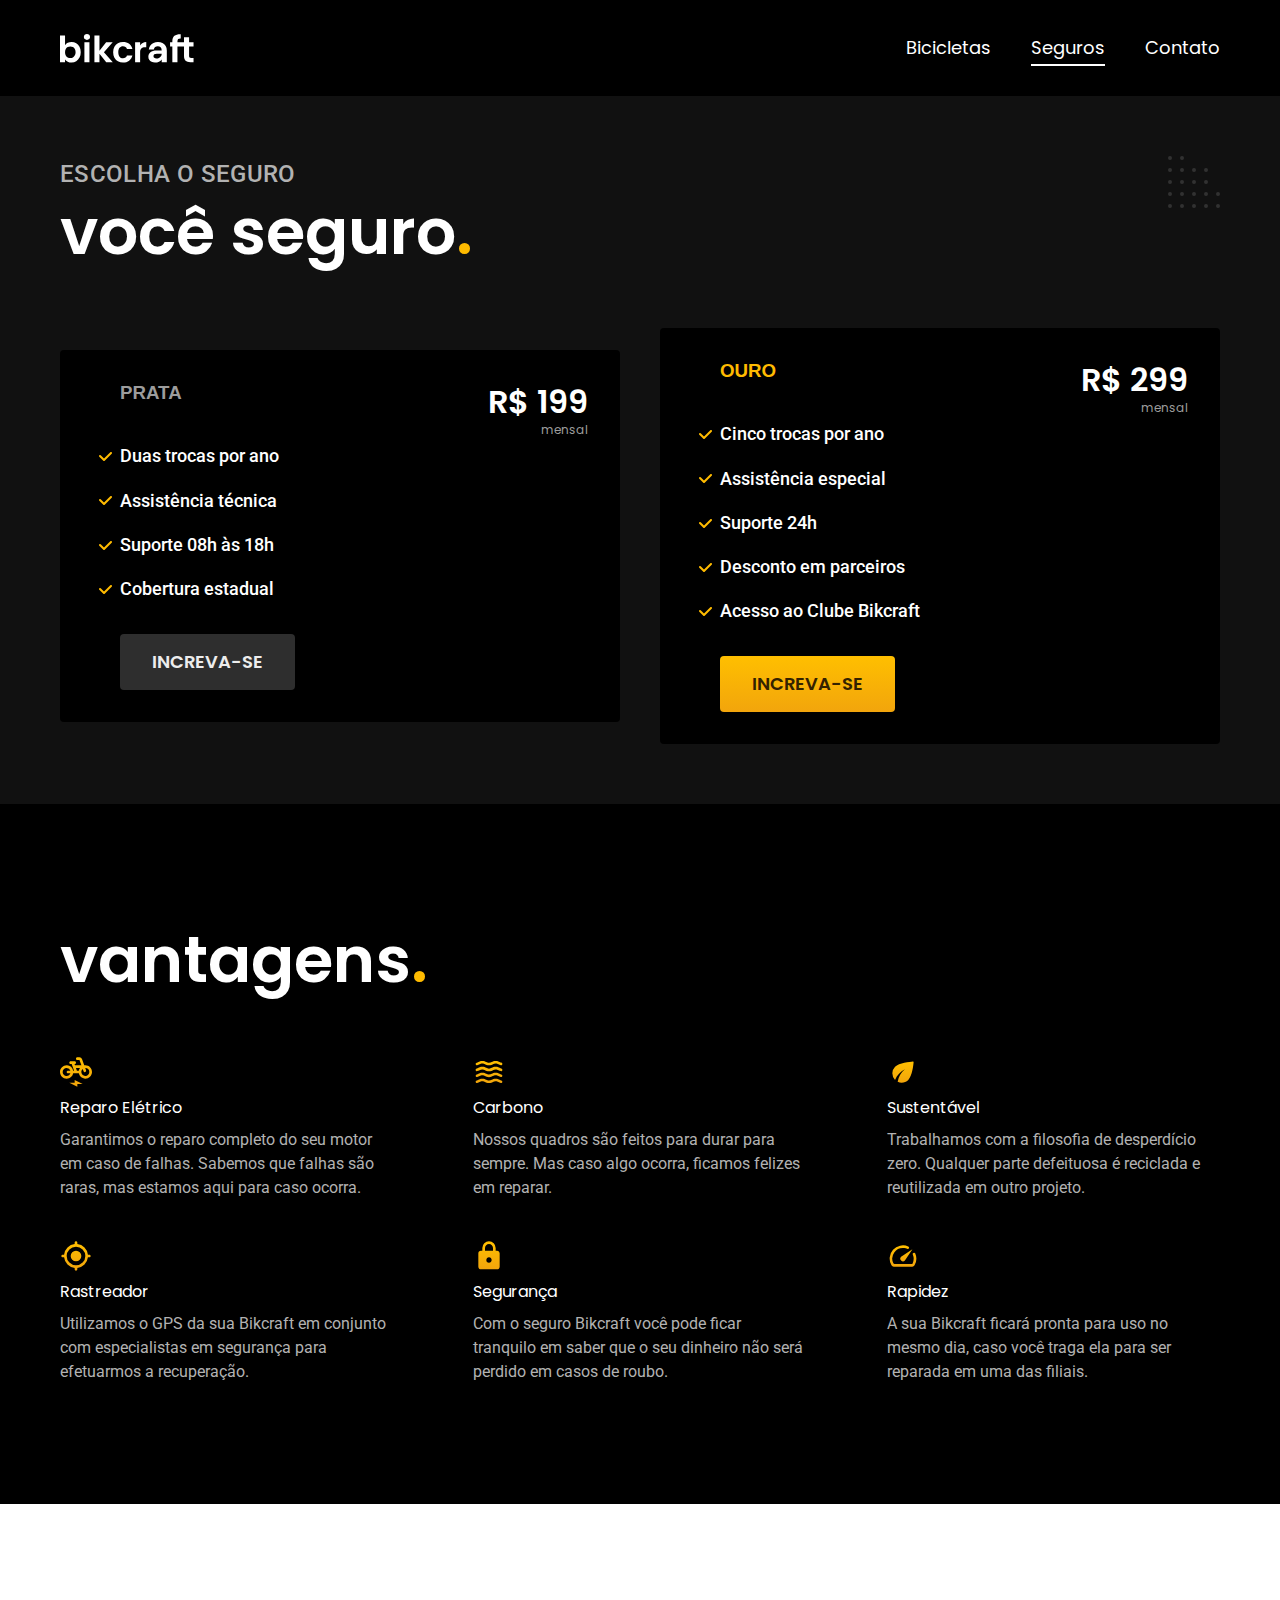
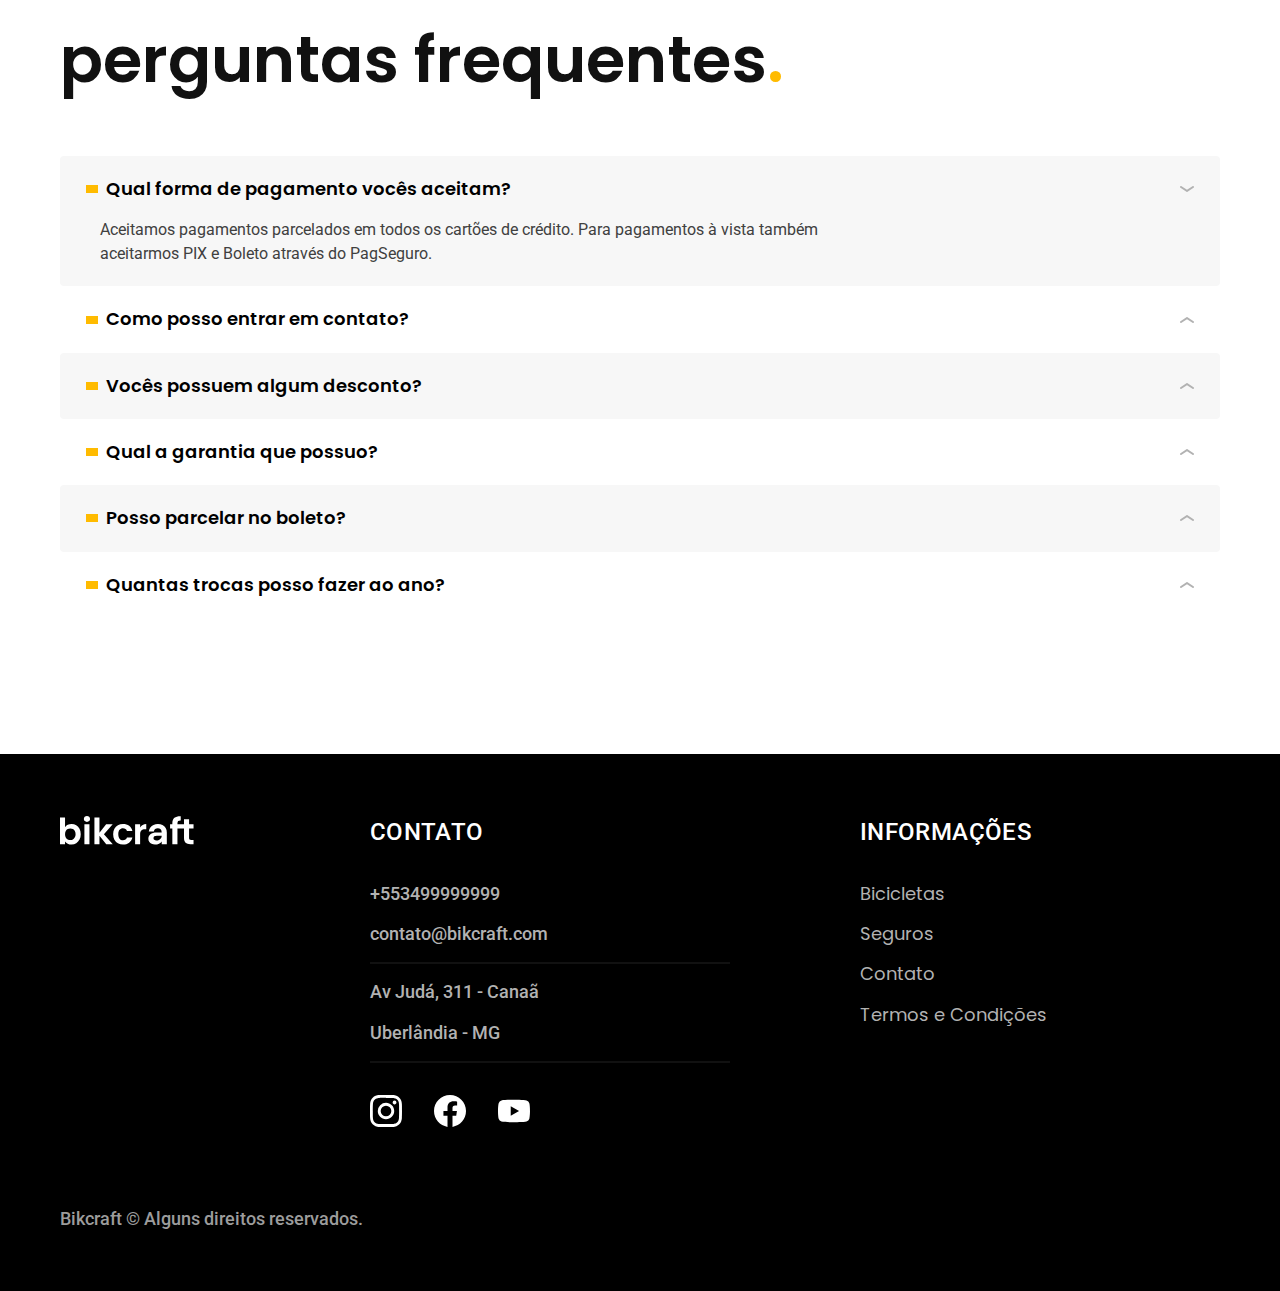
<file: seguros.html>
<!DOCTYPE html>
<html lang="pt-br">

<head>
  <meta charset="UTF-8">
  <meta name="viewport" content="width=device-width, initial-scale=1.0">
  <title>Seguros | Bikcraft</title>
  <meta name="description" content="Termos e condições.">

  <link rel="icon" href="./favicon.svg" type="image/svg+xml">
  <link rel="preload" href="./css/style.min.css" as="style">
  <link rel="stylesheet" href="./css/style.min.css">
  <link rel="preconnect" href="https://fonts.googleapis.com">
  <link rel="preconnect" href="https://fonts.gstatic.com" crossorigin>
  <link href="https://fonts.googleapis.com/css2?family=Merriweather:ital,wght@1,900&family=Poppins:wght@400;600&family=Roboto:wght@400;500&display=swap" rel="stylesheet">

  <script>document.documentElement.classList.add('js')</script>
</head>

<body id="seguros">
  <header class="header-bg">
    <div class="header container">
      <a href="./"><img src="./img/bikcraft.svg" alt="Bikcraft"></a>
      <nav aria-label="primaria">
        <ul class="header-menu font-1-m cor-0">
          <li><a href="./bicicletas.html">Bicicletas</li></a>
          <li><a href="./seguros.html">Seguros</li></a>
          <li><a href="./contato.html">Contato</li></a>
        </ul>
      </nav>
    </div>
  </header>

  <main class="seguros-bg">
    <div class="titulo-bg">
      <div class="titulo container">
        <p class="font-2-l-b cor-5">Escolha o seguro</p>
        <h1 class="font-1-xxl cor-0">você seguro<span class="cor-p1">.</span></h1>
      </div>
    </div>
    <div class="seguros container">
      <div class="seguros-item fadeInLeft" data-anime="200">
        <h3 class="fot-1-xl cor-6">PRATA</h3>
        <span class="font-1-xl cor-0">R$ 199 <span class="font-1-xs cor-6">mensal</span></span>
        <ul class="font-2-m cor-0">
          <li>Duas trocas por ano</li>
          <li>Assistência técnica</li>
          <li>Suporte 08h às 18h</li>
          <li>Cobertura estadual</li>
        </ul>
        <a class="botao secundario" href="./orcamento.html?tipo=seguro&produto=prata">Increva-se</a>
      </div>

      <div class="seguros-item fadeInLeRight" data-anime="400">
        <h3 class="fot-1-xl cor-p1">OURO</h3>
        <span class="font-1-xl cor-0">R$ 299 <span class="font-1-xs cor-6">mensal</span></span>
        <ul class="font-2-m cor-0">
          <li>Cinco trocas por ano</li>
          <li>Assistência especial</li>
          <li>Suporte 24h</li>
          <li>Desconto em parceiros</li>
          <li>Acesso ao Clube Bikcraft</li>
        </ul>
        <a class="botao" href="./orcamento.html?tipo=seguro&produto=ouro">Increva-se</a>
      </div>

    </div>
  </main>

  <article class="vantagens-bg">
    <div class="vantagens container">
      <h2 class="font-1-xxl cor-0">vantagens<span class="cor-p1">.</span></h2>
      <ul>
        <li>
          <img src="./img/icones/eletrica.svg" alt="">
          <h3 class="font-1-l cor-0">Reparo Elétrico</h3>
          <p class="font-2-s cor-5">Garantimos o reparo completo do seu motor em caso de falhas. Sabemos que falhas são raras, mas estamos aqui para caso ocorra.</p>
        </li>
        <li>
          <img src="./img/icones/carbono.svg" alt="">
          <h3 class="font-1-l cor-0">Carbono</h3>
          <p class="font-2-s cor-5">Nossos quadros são feitos para durar para sempre. Mas caso algo ocorra, ficamos felizes em reparar.</p>
        </li>
        <li>
          <img src="./img/icones/sustentavel.svg" alt="">
          <h3 class="font-1-l cor-0">Sustentável</h3>
          <p class="font-2-s cor-5">Trabalhamos com a filosofia de desperdício zero. Qualquer parte defeituosa é reciclada e reutilizada em outro projeto.</p>
        </li>
        <li>
          <img src="./img/icones/rastreador.svg" alt="">
          <h3 class="font-1-l cor-0">Rastreador</h3>
          <p class="font-2-s cor-5">Utilizamos o GPS da sua Bikcraft em conjunto com especialistas em segurança para efetuarmos a recuperação.</p>
        </li>
        <li>
          <img src="./img/icones/seguro.svg" alt="">
          <h3 class="font-1-l cor-0">Segurança</h3>
          <p class="font-2-s cor-5">Com o seguro Bikcraft você pode ficar tranquilo em saber que o seu dinheiro não será perdido em casos de roubo.</p>
        </li>
        <li>
          <img src="./img/icones/velocidade.svg" alt="">
          <h3 class="font-1-l cor-0">Rapidez</h3>
          <p class="font-2-s cor-5">A sua Bikcraft ficará pronta para uso no mesmo dia, caso você traga ela para ser reparada em uma das filiais.</p>
        </li>
      </ul>
    </div>
  </article>

  <article class="perguntas container">
    <h2 class="font-1-xxl">perguntas frequentes<span class="cor-p1">.</span></h2>
    <dl>
      <div>
        <dt><button class="font-1-m-b" aria-controls="pergunta1" aria-expanded="true">Qual forma de pagamento vocês aceitam?</button></dt>
        <dd class="font-2-s cor-9 ativa" id="pergunta1">Aceitamos pagamentos parcelados em todos os cartões de crédito. Para pagamentos à vista também aceitarmos PIX e Boleto através do PagSeguro.</dd>
      </div>
      <div>
        <dt><button class="font-1-m-b" aria-controls="pergunta2" aria-expanded="false">Como posso entrar em contato?</button></dt>
        <dd class="font-2-s cor-9" id="pergunta2">Aceitamos pagamentos parcelados em todos os cartões de crédito. Para pagamentos à vista também aceitarmos PIX e Boleto através do PagSeguro.</dd>
      </div>
      <div>
        <dt><button class="font-1-m-b" aria-controls="pergunta3" aria-expanded="false">Vocês possuem algum desconto?</button></dt>
        <dd class="font-2-s cor-9" id="pergunta3">Aceitamos pagamentos parcelados em todos os cartões de crédito. Para pagamentos à vista também aceitarmos PIX e Boleto através do PagSeguro.</dd>
      </div>
      <div>
        <dt><button class="font-1-m-b" aria-controls="pergunta4" aria-expanded="false">Qual a garantia que possuo?</button></dt>
        <dd class="font-2-s cor-9" id="pergunta4">Aceitamos pagamentos parcelados em todos os cartões de crédito. Para pagamentos à vista também aceitarmos PIX e Boleto através do PagSeguro.</dd>
      </div>
      <div>
        <dt><button class="font-1-m-b" aria-controls="pergunta5" aria-expanded="false">Posso parcelar no boleto?</button></dt>
        <dd class="font-2-s cor-9" id="pergunta5">Aceitamos pagamentos parcelados em todos os cartões de crédito. Para pagamentos à vista também aceitarmos PIX e Boleto através do PagSeguro.</dd>
      </div>
      <div>
        <dt><button class="font-1-m-b" aria-controls="pergunta6" aria-expanded="false">Quantas trocas posso fazer ao ano?</button></dt>
        <dd class="font-2-s cor-9" id="pergunta6">Aceitamos pagamentos parcelados em todos os cartões de crédito. Para pagamentos à vista também aceitarmos PIX e Boleto através do PagSeguro.</dd>
      </div>
    </dl>
  </article>


  <footer class="footer-bg">
    <div class="footer container">
      <img src="./img/bikcraft.svg" alt="Bikcraft">
      <div class="footer-contato">
        <h3 class="font-2-l-b cor-0">Contato</h3>
        <ul class="cor-5 font-2-m">
          <li><a href="tel:+553499999999">+553499999999</a></li>
          <li><a href="mailto:contato@bikcraft.com">contato@bikcraft.com</a></li>
          <li>Av Judá, 311 - Canaã</li>
          <li>Uberlândia - MG</li>
        </ul>
        <div class="footer-redes">
          <a href="./">
            <img src="./img/redes/instagram.svg" alt="Intagran">
          </a>
          <a href="./">
            <img src="./img/redes/facebook.svg" alt="Facebook">
          </a>
          <a href="./">
            <img src="./img/redes/youtube.svg" alt="YouTube">
          </a>
        </div>
      </div>
      <div class="footer-informacoes">
        <h3 class="font-2-l-b cor-0">Informações</h3>
        <nav>
          <ul class="font-1-m cor-5">
            <li><a href="./bicicletas.html">Bicicletas</li></a>
            <li><a href="./seguros.html">Seguros</li></a>
            <li><a href="./bicicletas.html">Contato</li></a>
            <li><a href="./termos.html">Termos e Condições</li></a>
          </ul>
        </nav>
      </div>
      <p class="footer-copy font-2-m cor-6">Bikcraft © Alguns direitos reservados.</p>
    </div>
  </footer>
  <script src="./js/pluguins/simple-anime.js"></script>
  <script src="./js/script.js"></script>
</body>

</html>
</file>
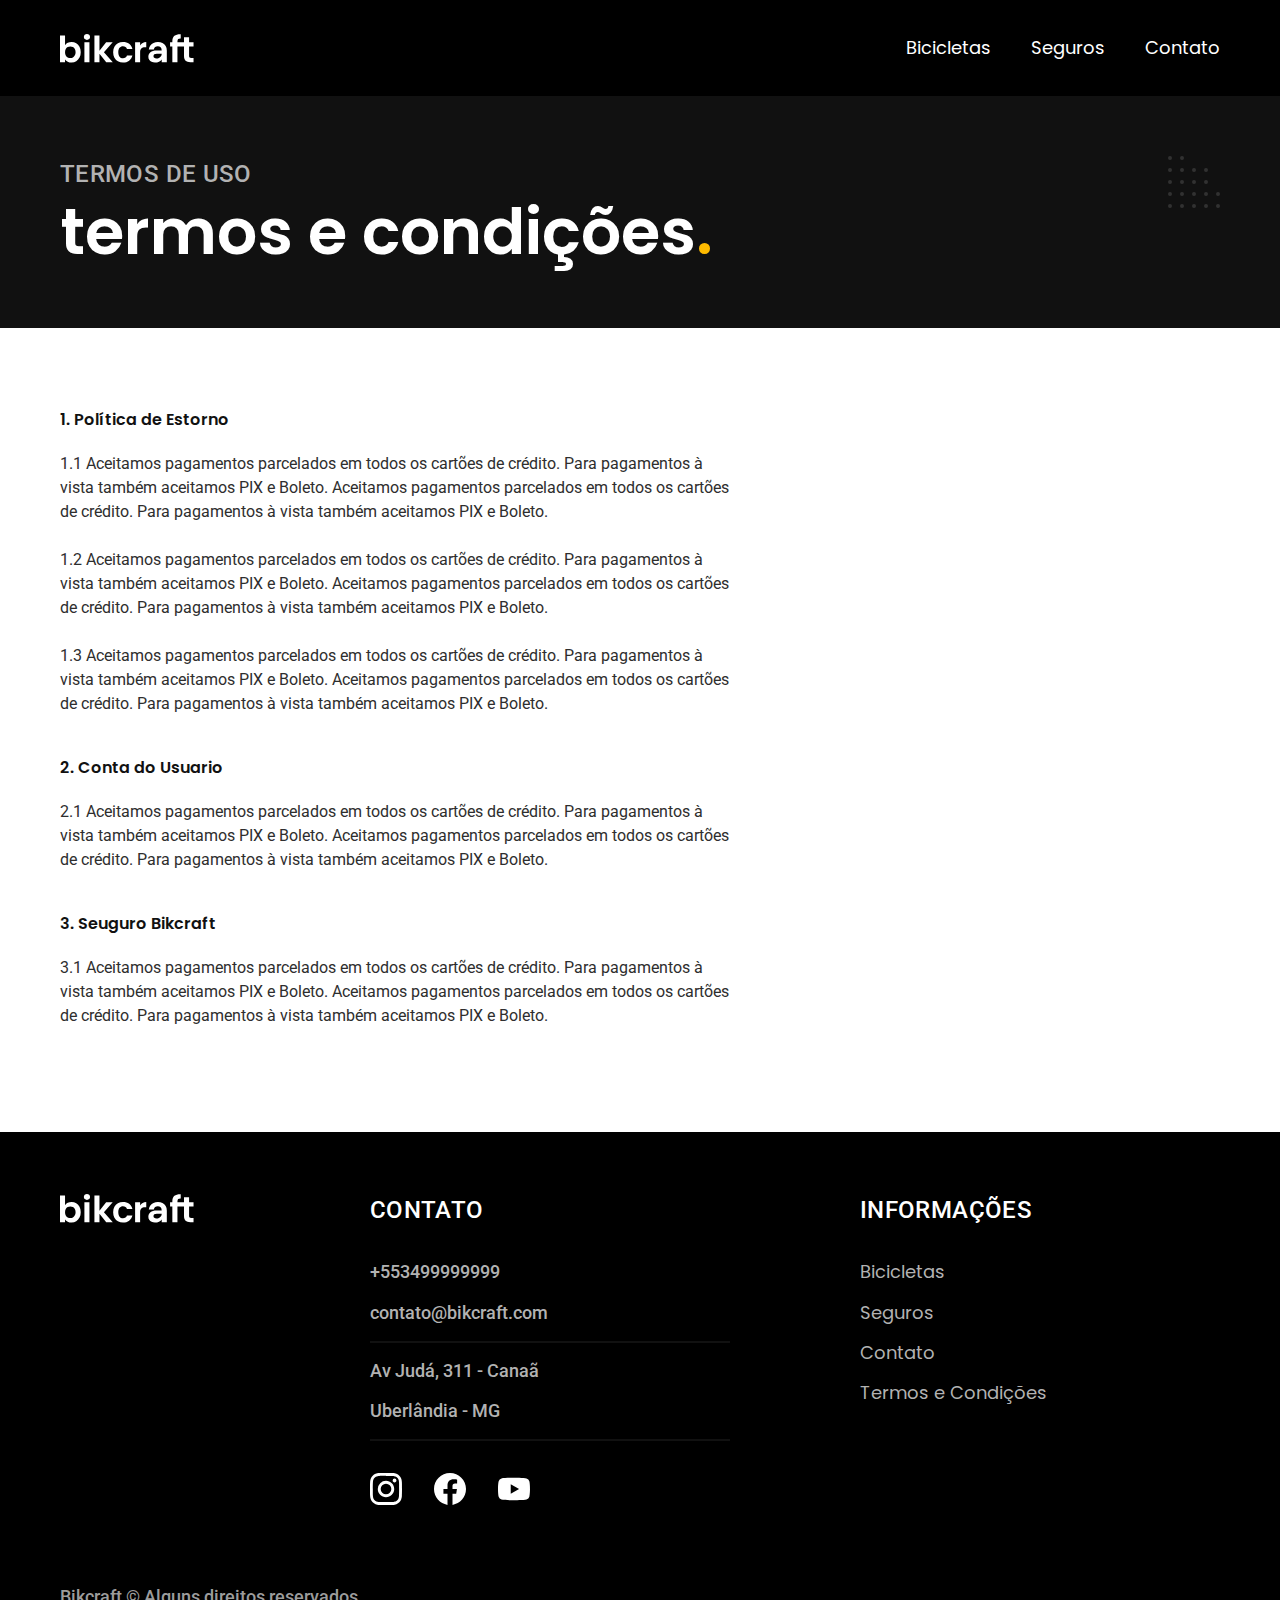
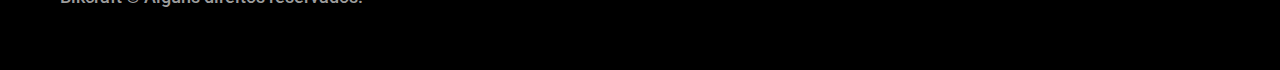
<file: termos.html>
<!DOCTYPE html>
<html lang="pt-br">

<head>
  <meta charset="UTF-8">
  <meta name="viewport" content="width=device-width, initial-scale=1.0">
  <title>Termos e Condições | Bikcraft</title>
  <meta name="description" content="Termos e condições.">
  <link rel="icon" href="./favicon.svg" type="image/svg+xml">
  <link rel="preload" href="./css/style.min.css" as="style">
  <link rel="stylesheet" href="./css/style.min.css">
  <link rel="preconnect" href="https://fonts.googleapis.com">
  <link rel="preconnect" href="https://fonts.gstatic.com" crossorigin>
  <link href="https://fonts.googleapis.com/css2?family=Merriweather:ital,wght@1,900&family=Poppins:wght@400;600&family=Roboto:wght@400;500&display=swap" rel="stylesheet">
  <script>document.documentElement.classList.add('js')</script>
</head>

<body id="termos">
  <header class="header-bg">
    <div class="header container">
      <a href="./"><img src="./img/bikcraft.svg" alt="Bikcraft"></a>
      <nav aria-label="primaria">
        <ul class="header-menu font-1-m cor-0">
          <li><a href="./bicicletas.html">Bicicletas</li></a>
          <li><a href="./seguros.html">Seguros</li></a>
          <li><a href="./contato.html">Contato</li></a>
        </ul>
      </nav>
    </div>
  </header>

  <main>
    <div class="titulo-bg">
      <div class="titulo container">
        <p class="font-2-l-b cor-5">Termos de uso</p>
        <h1 class="font-1-xxl cor-0">termos e condições<span class="cor-p1">.</span></h1>
      </div>
    </div>
    <div class="termos font-2-s cor-10 container">
      <h2 class="font-1-l cor-11">1. Política de Estorno</h2>
      <p>1.1 Aceitamos pagamentos parcelados em todos os cartões de crédito. Para pagamentos à vista também aceitamos PIX e Boleto. Aceitamos pagamentos parcelados em todos os cartões de crédito. Para pagamentos à vista também aceitamos PIX e Boleto.</p>
      <p>1.2 Aceitamos pagamentos parcelados em todos os cartões de crédito. Para pagamentos à vista também aceitamos PIX e Boleto. Aceitamos pagamentos parcelados em todos os cartões de crédito. Para pagamentos à vista também aceitamos PIX e Boleto.</p>
      <p>1.3 Aceitamos pagamentos parcelados em todos os cartões de crédito. Para pagamentos à vista também aceitamos PIX e Boleto. Aceitamos pagamentos parcelados em todos os cartões de crédito. Para pagamentos à vista também aceitamos PIX e Boleto.</p>
      <h2 class="font-1-l cor-11">2. Conta do Usuario</h2>
      <p>2.1 Aceitamos pagamentos parcelados em todos os cartões de crédito. Para pagamentos à vista também aceitamos PIX e Boleto. Aceitamos pagamentos parcelados em todos os cartões de crédito. Para pagamentos à vista também aceitamos PIX e Boleto.</p>
      <h2 class="font-1-l cor-11">3. Seuguro Bikcraft</h2>
      <p>3.1 Aceitamos pagamentos parcelados em todos os cartões de crédito. Para pagamentos à vista também aceitamos PIX e Boleto. Aceitamos pagamentos parcelados em todos os cartões de crédito. Para pagamentos à vista também aceitamos PIX e Boleto.</p>
    </div>
  </main>


  <footer class="footer-bg">
    <div class="footer container">
      <img src="./img/bikcraft.svg" alt="Bikcraft">
      <div class="footer-contato">
        <h3 class="font-2-l-b cor-0">Contato</h3>
        <ul class="cor-5 font-2-m">
          <li><a href="tel:+553499999999">+553499999999</a></li>
          <li><a href="mailto:contato@bikcraft.com">contato@bikcraft.com</a></li>
          <li>Av Judá, 311 - Canaã</li>
          <li>Uberlândia - MG</li>
        </ul>
        <div class="footer-redes">
          <a href="./">
            <img src="./img/redes/instagram.svg" alt="Intagran">
          </a>
          <a href="./">
            <img src="./img/redes/facebook.svg" alt="Facebook">
          </a>
          <a href="./">
            <img src="./img/redes/youtube.svg" alt="YouTube">
          </a>
        </div>
      </div>
      <div class="footer-informacoes">
        <h3 class="font-2-l-b cor-0">Informações</h3>
        <nav>
          <ul class="font-1-m cor-5">
            <li><a href="./bicicletas.html">Bicicletas</li></a>
            <li><a href="./seguros.html">Seguros</li></a>
            <li><a href="./bicicletas.html">Contato</li></a>
            <li><a href="./termos.html">Termos e Condições</li></a>
          </ul>
        </nav>
      </div>
      <p class="footer-copy font-2-m cor-6">Bikcraft © Alguns direitos reservados.</p>
    </div>
  </footer>
  <script src="./js/script.js"></script>
</body>

</html>
</file>
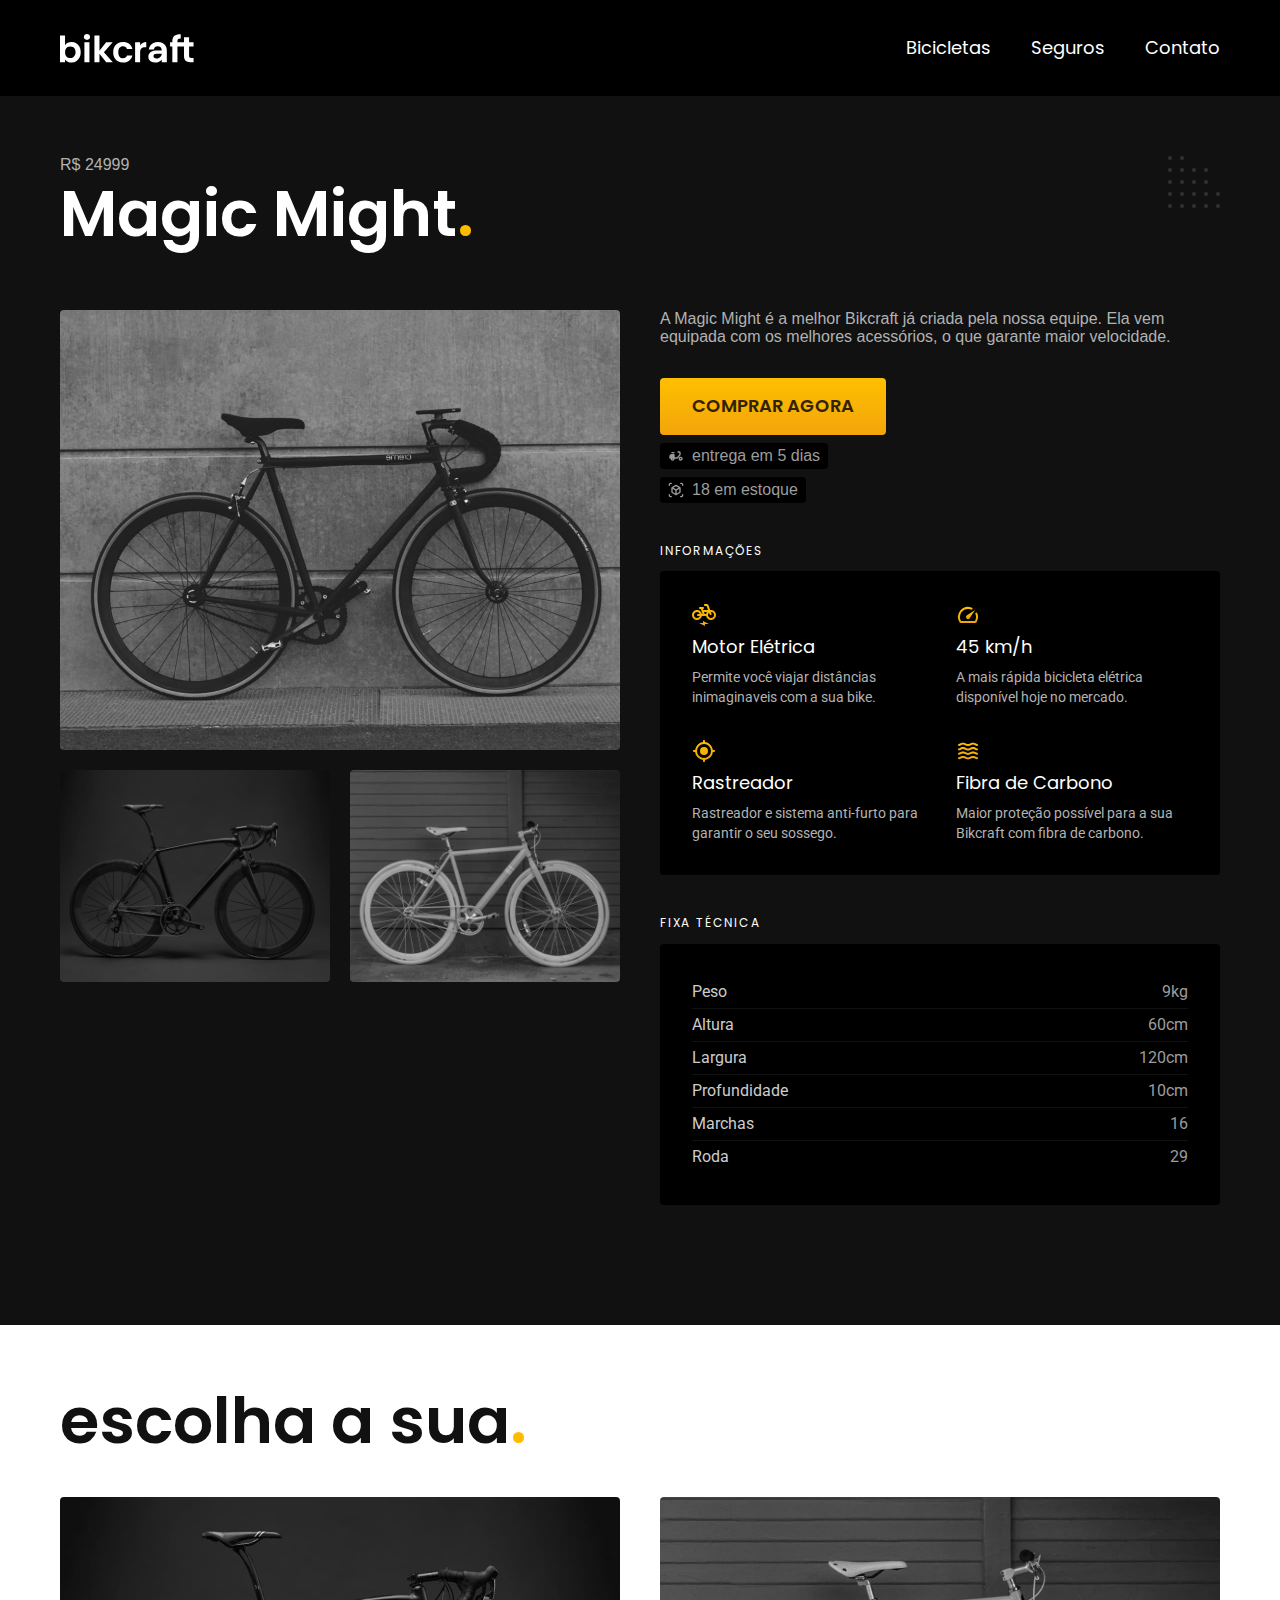
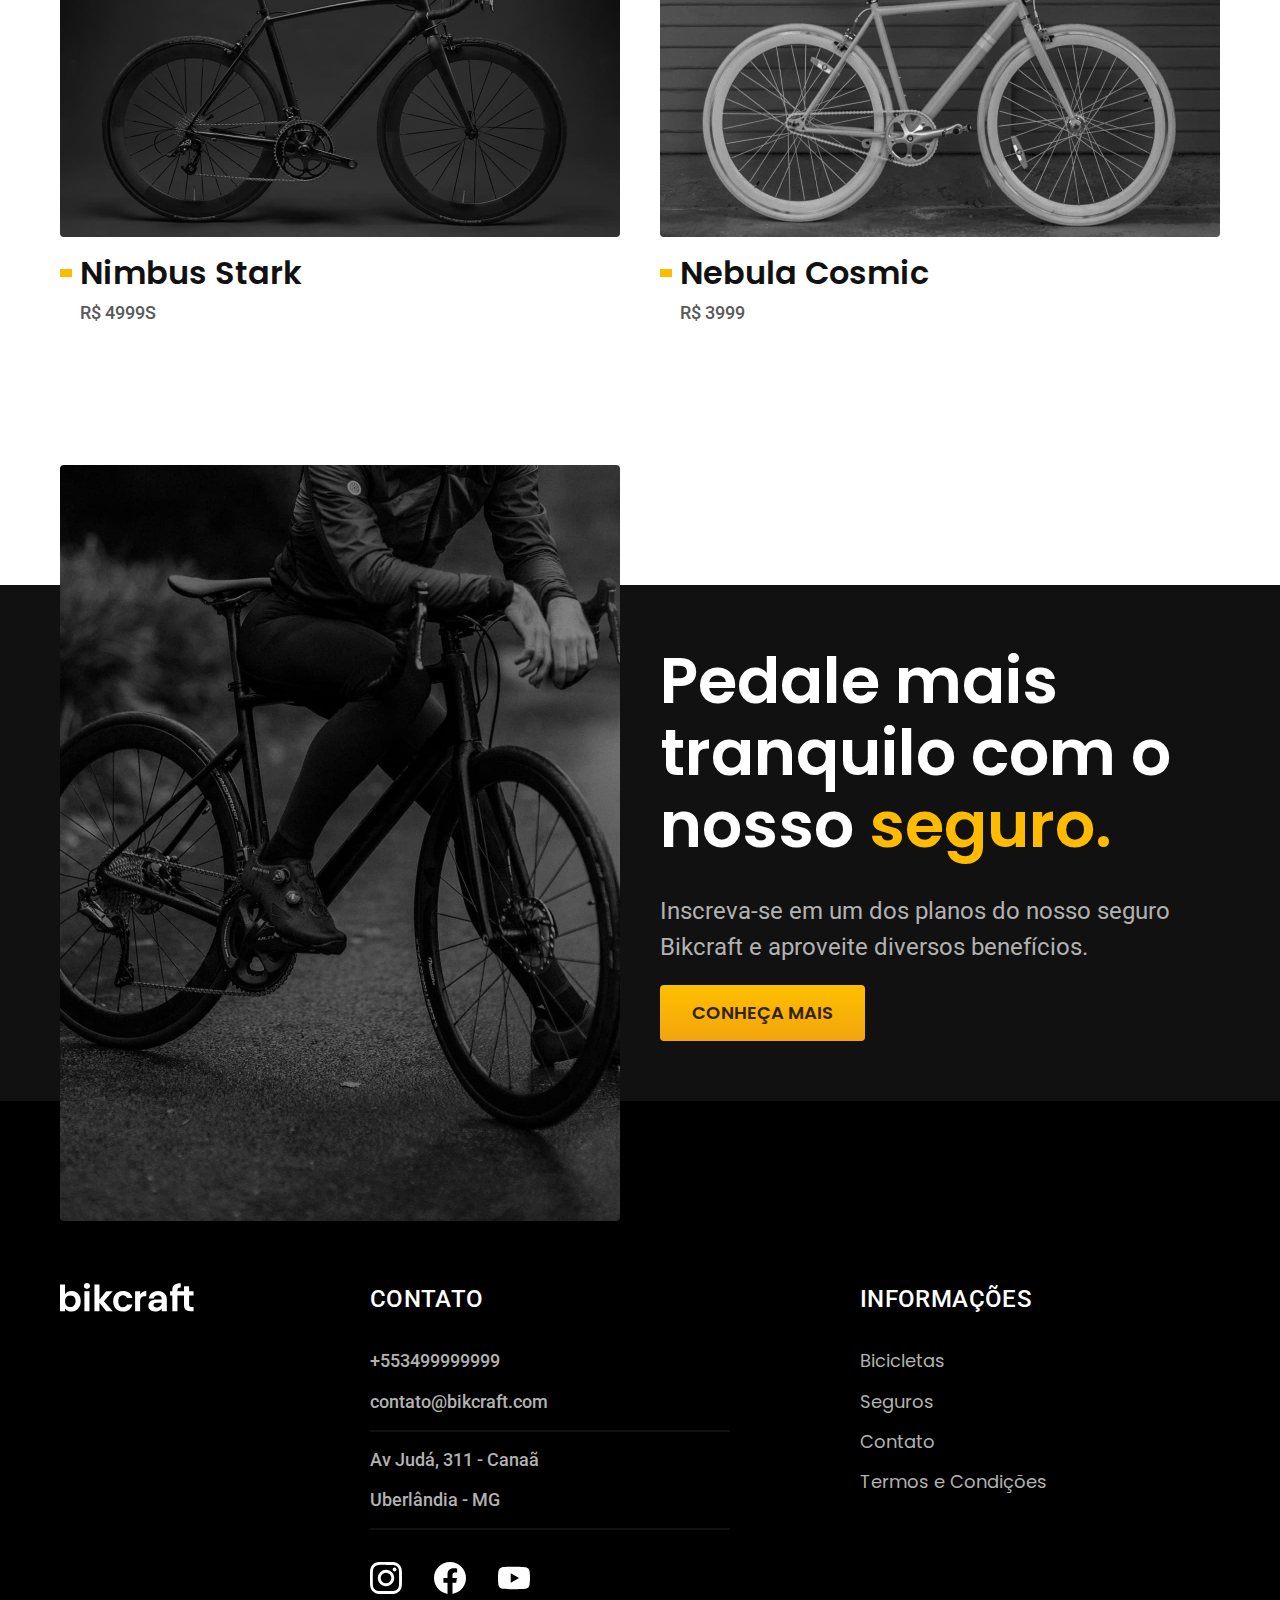
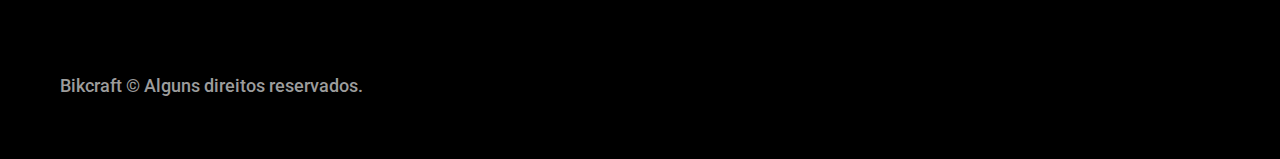
<file: bicicletas/magic.html>
<!DOCTYPE html>
<html lang="pt-br">

<head>
  <meta charset="UTF-8">
  <meta name="viewport" content="width=device-width, initial-scale=1.0">
  <title>Magic | Bikcraft</title>
  <meta name="description" content="Termos e condições.">
  <link rel="stylesheet" href="../css/style.min.css">
  <link rel="preconnect" href="https://fonts.googleapis.com">
  <link rel="preconnect" href="https://fonts.gstatic.com" crossorigin>
  <link href="https://fonts.googleapis.com/css2?family=Merriweather:ital,wght@1,900&family=Poppins:wght@400;600&family=Roboto:wght@400;500&display=swap" rel="stylesheet">
  <script>document.documentElement.classList.add('js')</script>
</head>

<body id="bicicleta">
  <header class="header-bg">
    <div class="header container">
      <a href="../"><img src="../img/bikcraft.svg" alt="Bikcraft"></a>
      <nav aria-label="primaria">
        <ul class="header-menu font-1-m cor-0">
          <li><a href="../bicicletas.html">Bicicletas</li></a>
          <li><a href="../seguros.html">Seguros</li></a>
          <li><a href="../bicicletas.html">Contato</li></a>
        </ul>
      </nav>
    </div>
  </header>

  <main class="titulo-bg">
    <div>
      <div class="titulo container">
        <p class="font-2-x-l cor-5">R$ 24999</p>
        <h1 class="font-1-xxl cor-0">Magic Might<span class="cor-p1">.</span></h1>
      </div>
    </div>

    <div class="bicicleta container">
      <div class="bicicleta-imagem">
        <img src="../img/bicicleta/nimbus2.jpg" alt="Bicicleta 1">
        <img src="../img/bicicleta/nimbus1.jpg" alt="Bicicleta 2">
        <img src="../img/bicicleta/nimbus3.jpg" alt="Bicicleta 3">
      </div>
      <div class="bicicleta-conteudo">
        <p class="font-2-1 cor-5">A Magic Might é a melhor Bikcraft já criada pela nossa equipe. Ela vem equipada com os melhores acessórios, o que garante maior velocidade.</p>
        <div class="bicicleta-comprar">
          <a class="botao" href="../orcamento.html?tpo=bikcraft&prduto=magic">Comprar Agora</a>
          <span class="font-1xs cor-6"><img src="../img/icones/entrega.svg" alt=""> entrega em 5 dias</span>
          <span class="font-1xs cor-6"><img src="../img/icones/estoque.svg" alt=""> 18 em estoque</span>
        </div>

        <h2 class="font-1-xs cor-0">Informações</h2>
        <ul class="bicicleta-informacoes">
          <li>
            <img src="../img/icones/eletrica.svg" alt="">
            <h3 class="font-1-m cor-0">Motor Elétrica</h3>
            <p class="font-2-xs cor-5">Permite você viajar distâncias inimaginaveis com a sua bike.</p>
          </li>
          <li>
            <img src="../img/icones/velocidade.svg" alt="">
            <h3 class="font-1-m cor-0">45 km/h</h3>
            <p class="font-2-xs cor-5">A mais rápida bicicleta elétrica disponível hoje no mercado.</p>
          </li>
          <li>
            <img src="../img/icones/rastreador.svg" alt="">
            <h3 class="font-1-m cor-0">Rastreador</h3>
            <p class="font-2-xs cor-5">Rastreador e sistema anti-furto para garantir o seu sossego.</p>
          </li>
          <li>
            <img src="../img/icones/carbono.svg" alt="">
            <h3 class="font-1-m cor-0">Fibra de Carbono</h3>
            <p class="font-2-xs cor-5">Maior proteção possível para a sua Bikcraft com fibra de carbono.</p>
          </li>
        </ul>
        <h2 class="font-1-xs cor-0">Fixa Técnica</h2>
        <ul class="bicicleta-ficha font-2-s cor-4">
          <li>Peso <span>9kg</span></li>
          <li>Altura <span>60cm</span></li>
          <li>Largura <span>120cm</span></li>
          <li>Profundidade <span>10cm</span></li>
          <li>Marchas <span>16</span></li>
          <li>Roda <span>29</span></li>
        </ul>
      </div>
    </div>
  </main>

  <article class="bicicletas-lista container">
    <h2 class="font-1-xxl">escolha a sua<span class="cor-p1">.</span></h2>

    <ul>
      <li>
        <a href="./nimbus.html">
          <img src="../img/bicicletas/nimbus.jpg" alt="Bicicleta preta">
          <h3 class="font-1-xl">Nimbus Stark</h3>
          <span class="font-2-m  cor-8">R$ 4999S</span>
        </a>
      </li>
      <li>
        <a href="./nebula.html">
          <img src="../img/bicicletas/nebula.jpg" alt="Bicicleta preta">
          <h3 class="font-1-xl">Nebula Cosmic</h3>
          <span class="font-2-m  cor-8">R$ 3999</span>
        </a>
      </li>
    </ul>
  </article>

  <article class="seguro-bg">
    <div class="seguro container">
      <div class="seguro-imagem">
        <img src="../img/fotos/seguros.jpg" alt="Pessoa parada em cima de uma bicicleta">
      </div>
      <div class="seguro-conteudo">
        <h2 class="font-1-xxl cor-0">Pedale mais tranquilo com o nosso <span class="cor-p1">seguro.</span></h2>
        <p class="font-2-l cor-5">Inscreva-se em um dos planos do nosso seguro Bikcraft e aproveite diversos benefícios.</p>
        <a class="botao" href="../seguros.html">Conheça Mais</a>
      </div>
    </div>
  </article>

  <footer class="footer-bg">
    <div class="footer container">
      <img src="../img/bikcraft.svg" alt="Bikcraft">
      <div class="footer-contato">
        <h3 class="font-2-l-b cor-0">Contato</h3>
        <ul class="cor-5 font-2-m">
          <li><a href="tel:+553499999999">+553499999999</a></li>
          <li><a href="mailto:contato@bikcraft.com">contato@bikcraft.com</a></li>
          <li>Av Judá, 311 - Canaã</li>
          <li>Uberlândia - MG</li>
        </ul>
        <div class="footer-redes">
          <a href="../">
            <img src="../img/redes/instagram.svg" alt="Intagran">
          </a>
          <a href="../">
            <img src="../img/redes/facebook.svg" alt="Facebook">
          </a>
          <a href="../">
            <img src="../img/redes/youtube.svg" alt="YouTube">
          </a>
        </div>
      </div>
      <div class="footer-informacoes">
        <h3 class="font-2-l-b cor-0">Informações</h3>
        <nav>
          <ul class="font-1-m cor-5">
            <li><a href="../bicicletas.html">Bicicletas</li></a>
            <li><a href="../seguros.html">Seguros</li></a>
            <li><a href="../contato.html">Contato</li></a>
            <li><a href="../termos.html">Termos e Condições</li></a>
          </ul>
        </nav>
      </div>
      <p class="footer-copy font-2-m cor-6">Bikcraft © Alguns direitos reservados.</p>
    </div>
  </footer>
  <script src="../js/script.js"></script>
</body>

</html>
</file>
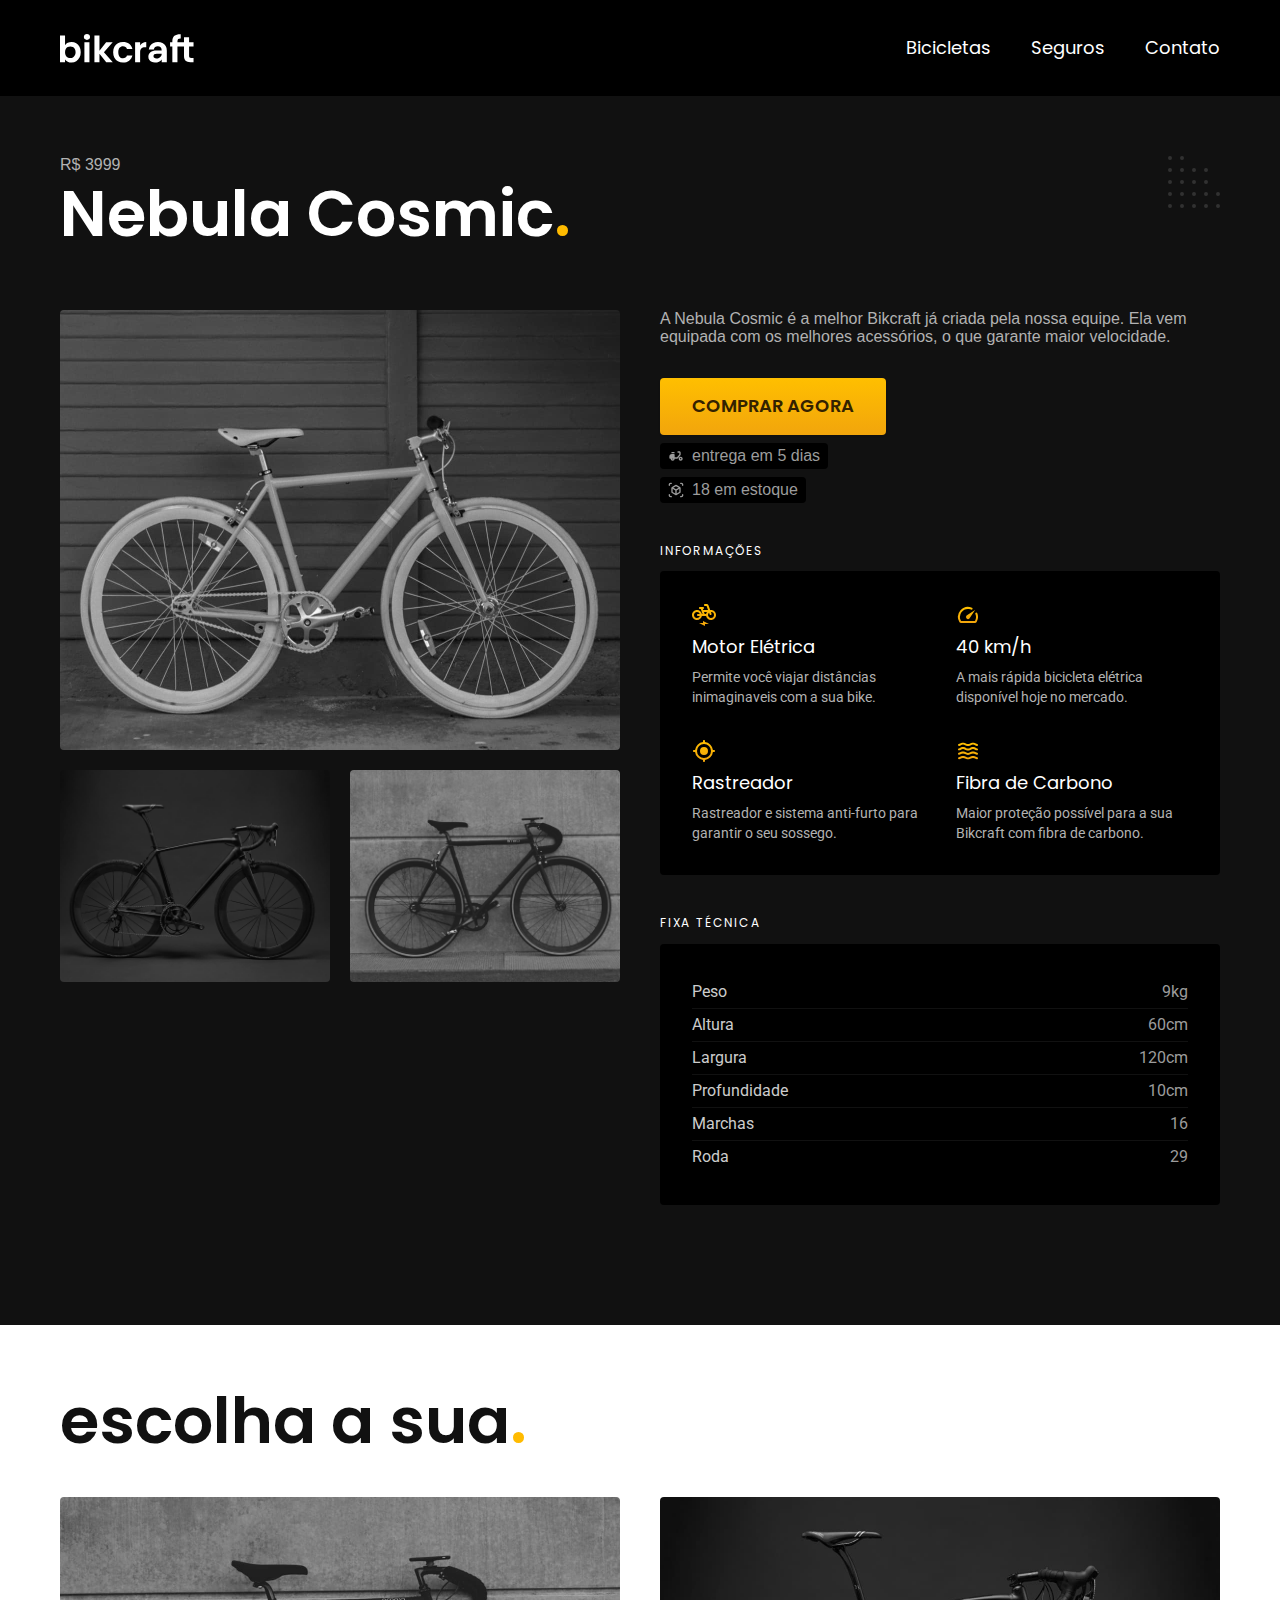
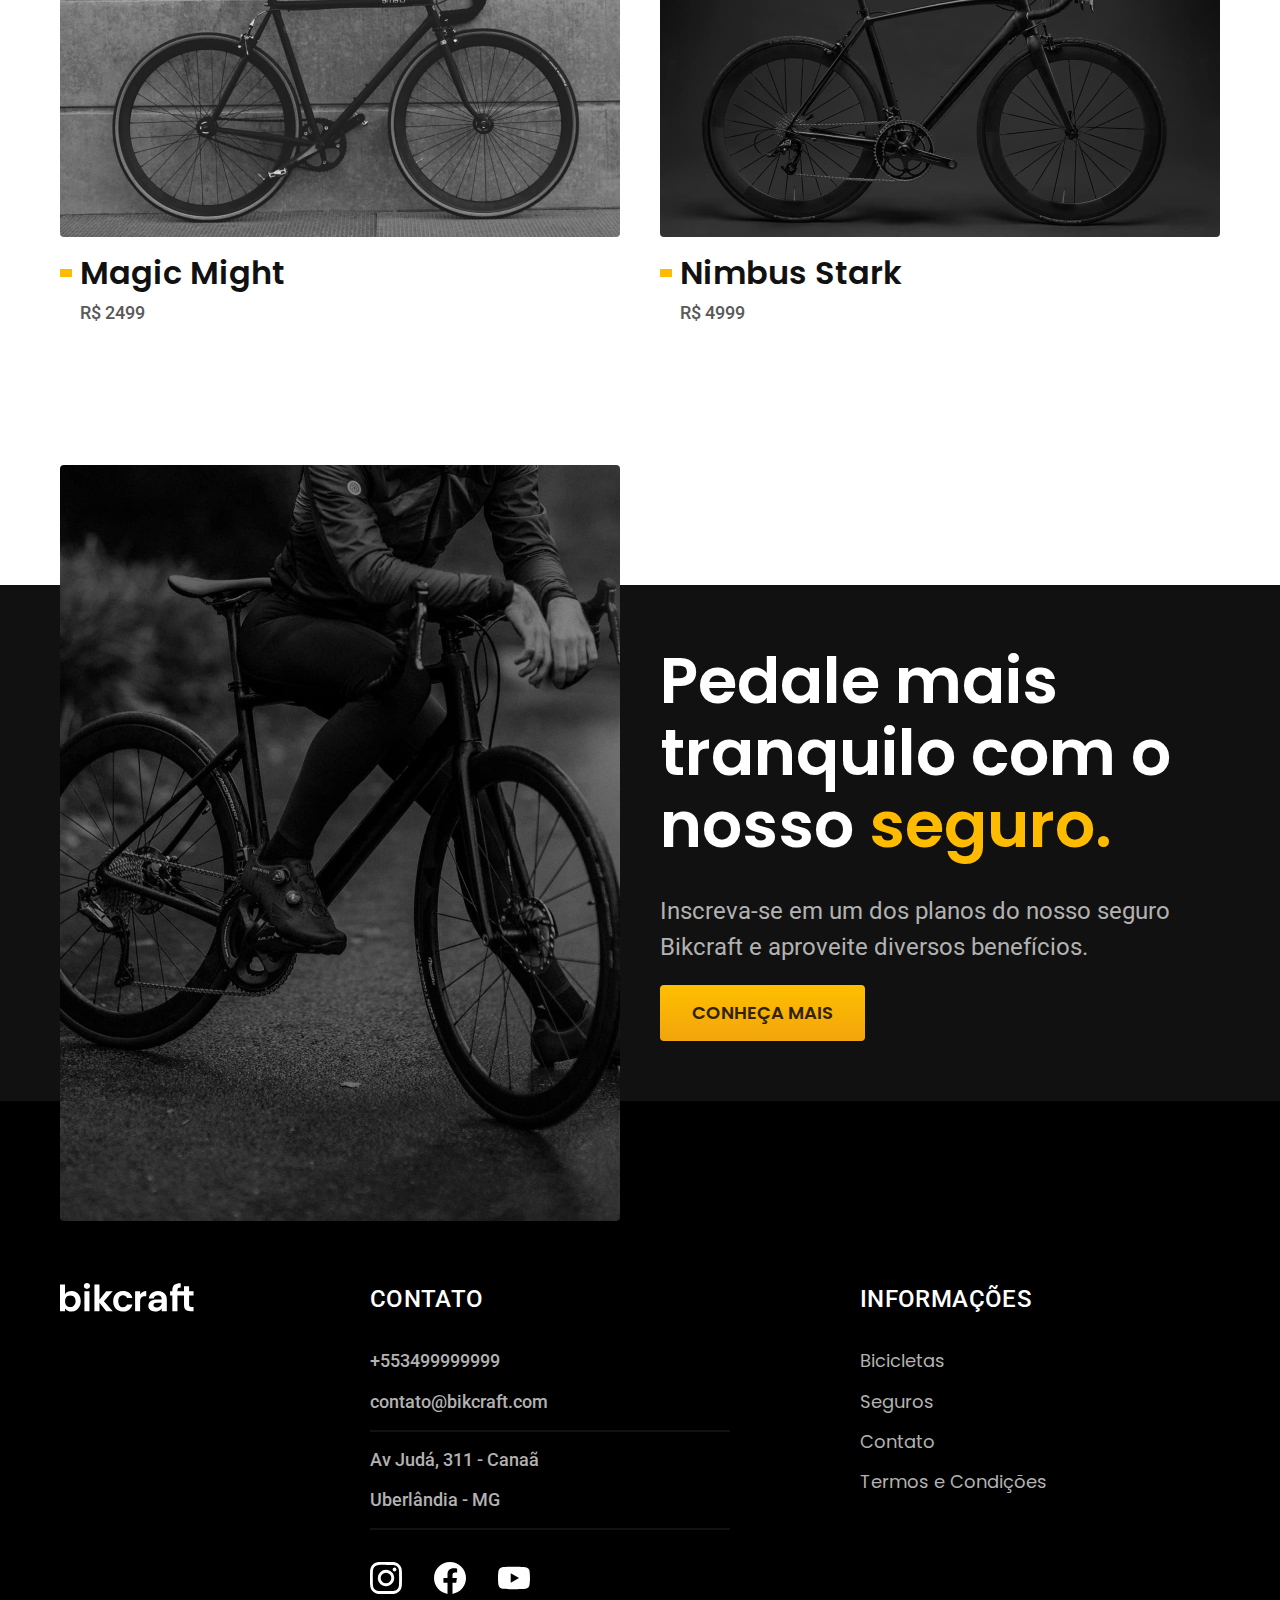
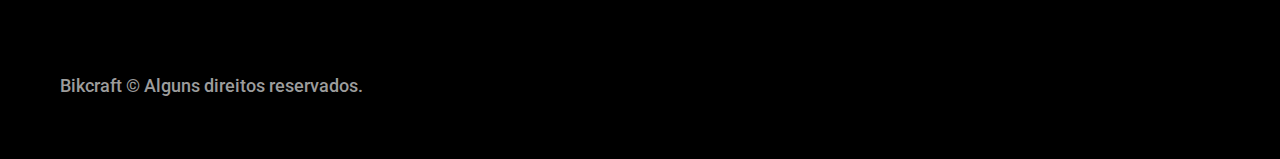
<file: bicicletas/nebula.html>
<!DOCTYPE html>
<html lang="pt-br">

<head>
  <meta charset="UTF-8">
  <meta name="viewport" content="width=device-width, initial-scale=1.0">
  <title>Nebula | Bikcraft</title>
  <meta name="description" content="Termos e condições.">
  <link rel="stylesheet" href="../css/style.min.css">
  <link rel="preconnect" href="https://fonts.googleapis.com">
  <link rel="preconnect" href="https://fonts.gstatic.com" crossorigin>
  <link href="https://fonts.googleapis.com/css2?family=Merriweather:ital,wght@1,900&family=Poppins:wght@400;600&family=Roboto:wght@400;500&display=swap" rel="stylesheet">
  <script>document.documentElement.classList.add('js')</script>
</head>

<body id="bicicleta">
  <header class="header-bg">
    <div class="header container">
      <a href="../"><img src="../img/bikcraft.svg" alt="Bikcraft"></a>
      <nav aria-label="primaria">
        <ul class="header-menu font-1-m cor-0">
          <li><a href="../bicicletas.html">Bicicletas</li></a>
          <li><a href="../seguros.html">Seguros</li></a>
          <li><a href="../bicicletas.html">Contato</li></a>
        </ul>
      </nav>
    </div>
  </header>

  <main class="titulo-bg">
    <div>
      <div class="titulo container">
        <p class="font-2-x-l cor-5">R$ 3999</p>
        <h1 class="font-1-xxl cor-0">Nebula Cosmic<span class="cor-p1">.</span></h1>
      </div>
    </div>

    <div class="bicicleta container">
      <div class="bicicleta-imagem">
        <img src="../img/bicicleta/nimbus3.jpg" alt="Bicicleta 1">
        <img src="../img/bicicleta/nimbus1.jpg" alt="Bicicleta 2">
        <img src="../img/bicicleta/nimbus2.jpg" alt="Bicicleta 3">
      </div>
      <div class="bicicleta-conteudo">
        <p class="font-2-1 cor-5">A Nebula Cosmic é a melhor Bikcraft já criada pela nossa equipe. Ela vem equipada com os melhores acessórios, o que garante maior velocidade.</p>
        <div class="bicicleta-comprar">
          <a class="botao" href="../orcamento.html?tpo=bikcraft&prduto=nebula">Comprar Agora</a>
          <span class="font-1xs cor-6"><img src="../img/icones/entrega.svg" alt=""> entrega em 5 dias</span>
          <span class="font-1xs cor-6"><img src="../img/icones/estoque.svg" alt=""> 18 em estoque</span>
        </div>

        <h2 class="font-1-xs cor-0">Informações</h2>
        <ul class="bicicleta-informacoes">
          <li>
            <img src="../img/icones/eletrica.svg" alt="">
            <h3 class="font-1-m cor-0">Motor Elétrica</h3>
            <p class="font-2-xs cor-5">Permite você viajar distâncias inimaginaveis com a sua bike.</p>
          </li>
          <li>
            <img src="../img/icones/velocidade.svg" alt="">
            <h3 class="font-1-m cor-0">40 km/h</h3>
            <p class="font-2-xs cor-5">A mais rápida bicicleta elétrica disponível hoje no mercado.</p>
          </li>
          <li>
            <img src="../img/icones/rastreador.svg" alt="">
            <h3 class="font-1-m cor-0">Rastreador</h3>
            <p class="font-2-xs cor-5">Rastreador e sistema anti-furto para garantir o seu sossego.</p>
          </li>
          <li>
            <img src="../img/icones/carbono.svg" alt="">
            <h3 class="font-1-m cor-0">Fibra de Carbono</h3>
            <p class="font-2-xs cor-5">Maior proteção possível para a sua Bikcraft com fibra de carbono.</p>
          </li>
        </ul>
        <h2 class="font-1-xs cor-0">Fixa Técnica</h2>
        <ul class="bicicleta-ficha font-2-s cor-4">
          <li>Peso <span>9kg</span></li>
          <li>Altura <span>60cm</span></li>
          <li>Largura <span>120cm</span></li>
          <li>Profundidade <span>10cm</span></li>
          <li>Marchas <span>16</span></li>
          <li>Roda <span>29</span></li>
        </ul>
      </div>
    </div>
  </main>

  <article class="bicicletas-lista container">
    <h2 class="font-1-xxl">escolha a sua<span class="cor-p1">.</span></h2>

    <ul>
      <li>
        <a href="./magic.html">
          <img src="../img/bicicletas/magic.jpg" alt="Bicicleta preta">
          <h3 class="font-1-xl">Magic Might</h3>
          <span class="font-2-m  cor-8">R$ 2499</span>
        </a>
      </li>
      <li>
        <a href="./nimbus.html">
          <img src="../img/bicicletas/nimbus.jpg" alt="Bicicleta preta">
          <h3 class="font-1-xl">Nimbus Stark</h3>
          <span class="font-2-m  cor-8">R$ 4999</span>
        </a>
      </li>
    </ul>
  </article>

  <article class="seguro-bg">
    <div class="seguro container">
      <div class="seguro-imagem">
        <img src="../img/fotos/seguros.jpg" alt="Pessoa parada em cima de uma bicicleta">
      </div>
      <div class="seguro-conteudo">
        <h2 class="font-1-xxl cor-0">Pedale mais tranquilo com o nosso <span class="cor-p1">seguro.</span></h2>
        <p class="font-2-l cor-5">Inscreva-se em um dos planos do nosso seguro Bikcraft e aproveite diversos benefícios.</p>
        <a class="botao" href="../seguros.html">Conheça Mais</a>
      </div>
    </div>
  </article>

  <footer class="footer-bg">
    <div class="footer container">
      <img src="../img/bikcraft.svg" alt="Bikcraft">
      <div class="footer-contato">
        <h3 class="font-2-l-b cor-0">Contato</h3>
        <ul class="cor-5 font-2-m">
          <li><a href="tel:+553499999999">+553499999999</a></li>
          <li><a href="mailto:contato@bikcraft.com">contato@bikcraft.com</a></li>
          <li>Av Judá, 311 - Canaã</li>
          <li>Uberlândia - MG</li>
        </ul>
        <div class="footer-redes">
          <a href="../">
            <img src="../img/redes/instagram.svg" alt="Intagran">
          </a>
          <a href="../">
            <img src="../img/redes/facebook.svg" alt="Facebook">
          </a>
          <a href="../">
            <img src="../img/redes/youtube.svg" alt="YouTube">
          </a>
        </div>
      </div>
      <div class="footer-informacoes">
        <h3 class="font-2-l-b cor-0">Informações</h3>
        <nav>
          <ul class="font-1-m cor-5">
            <li><a href="../bicicletas.html">Bicicletas</li></a>
            <li><a href="../seguros.html">Seguros</li></a>
            <li><a href="../contato.html">Contato</li></a>
            <li><a href="../termos.html">Termos e Condições</li></a>
          </ul>
        </nav>
      </div>
      <p class="footer-copy font-2-m cor-6">Bikcraft © Alguns direitos reservados.</p>
    </div>
  </footer>
  <script src="../js/script.js"></script>
</body>

</html>
</file>
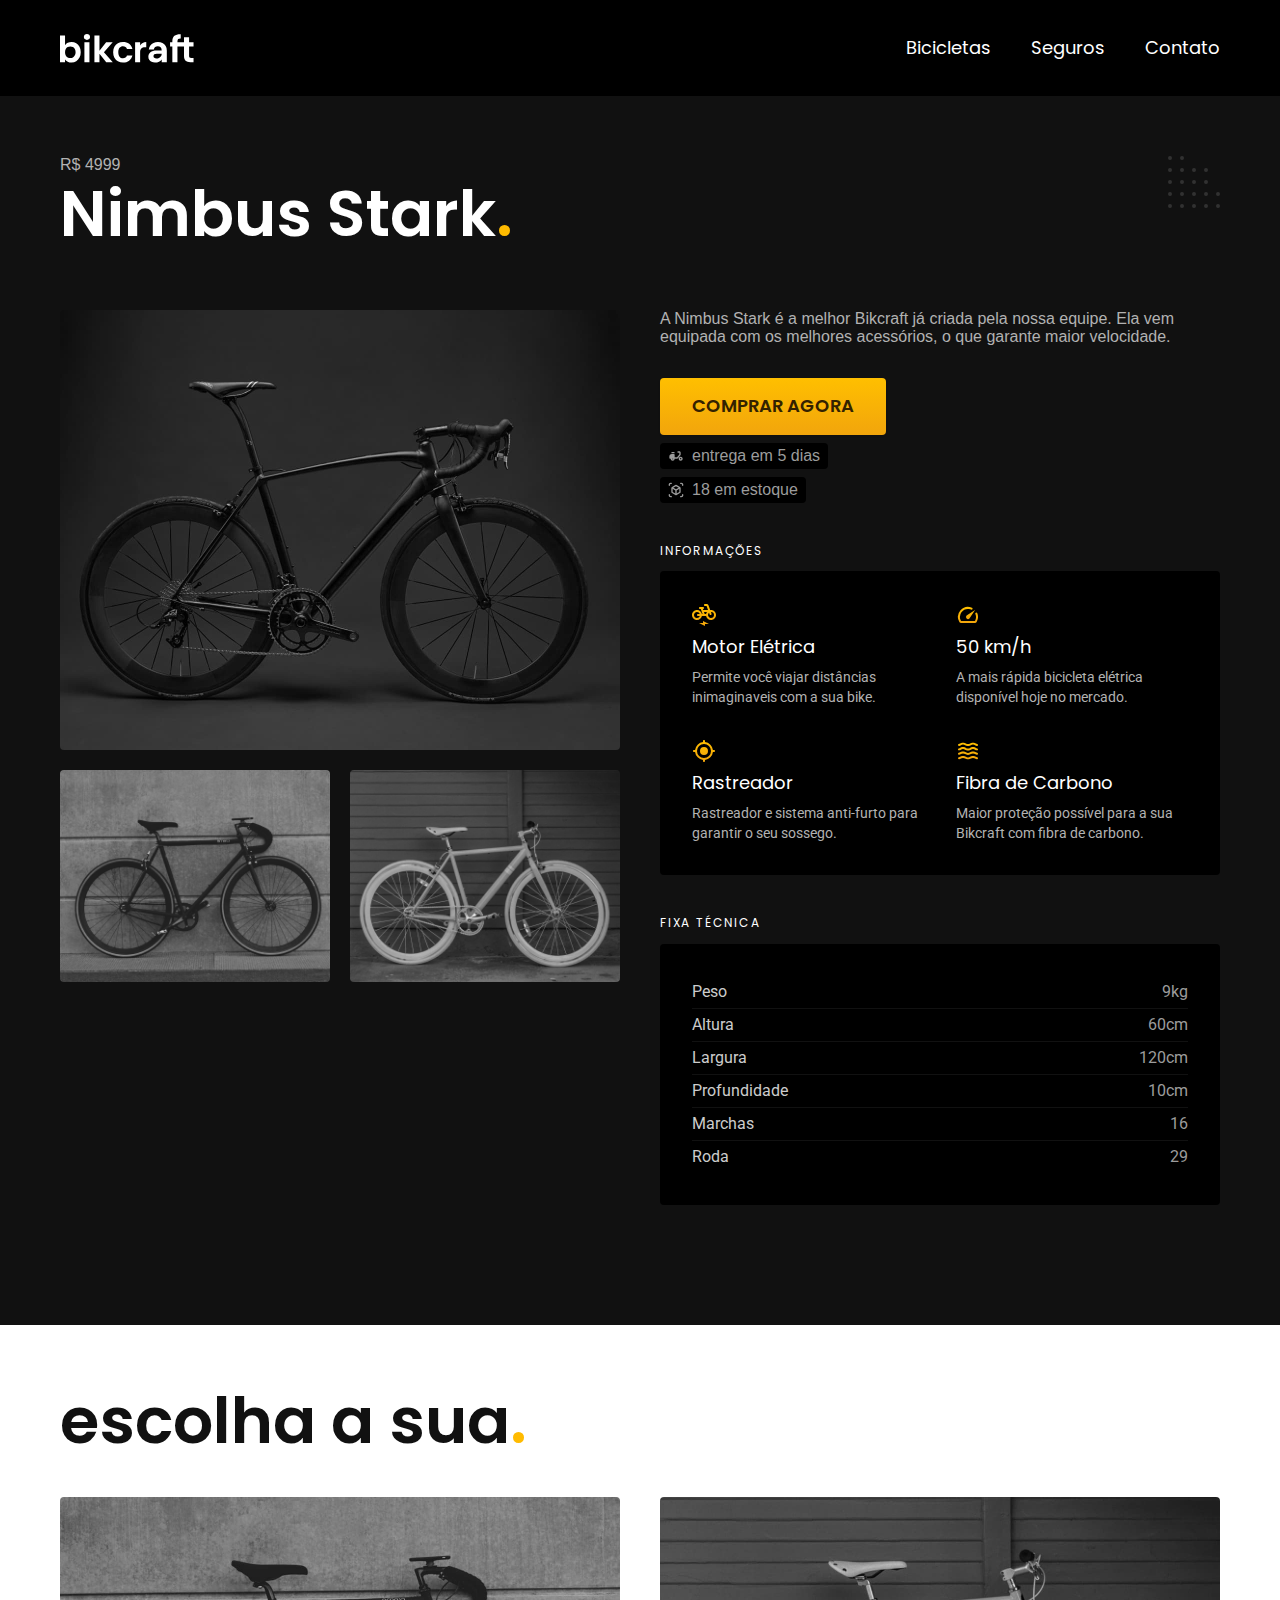
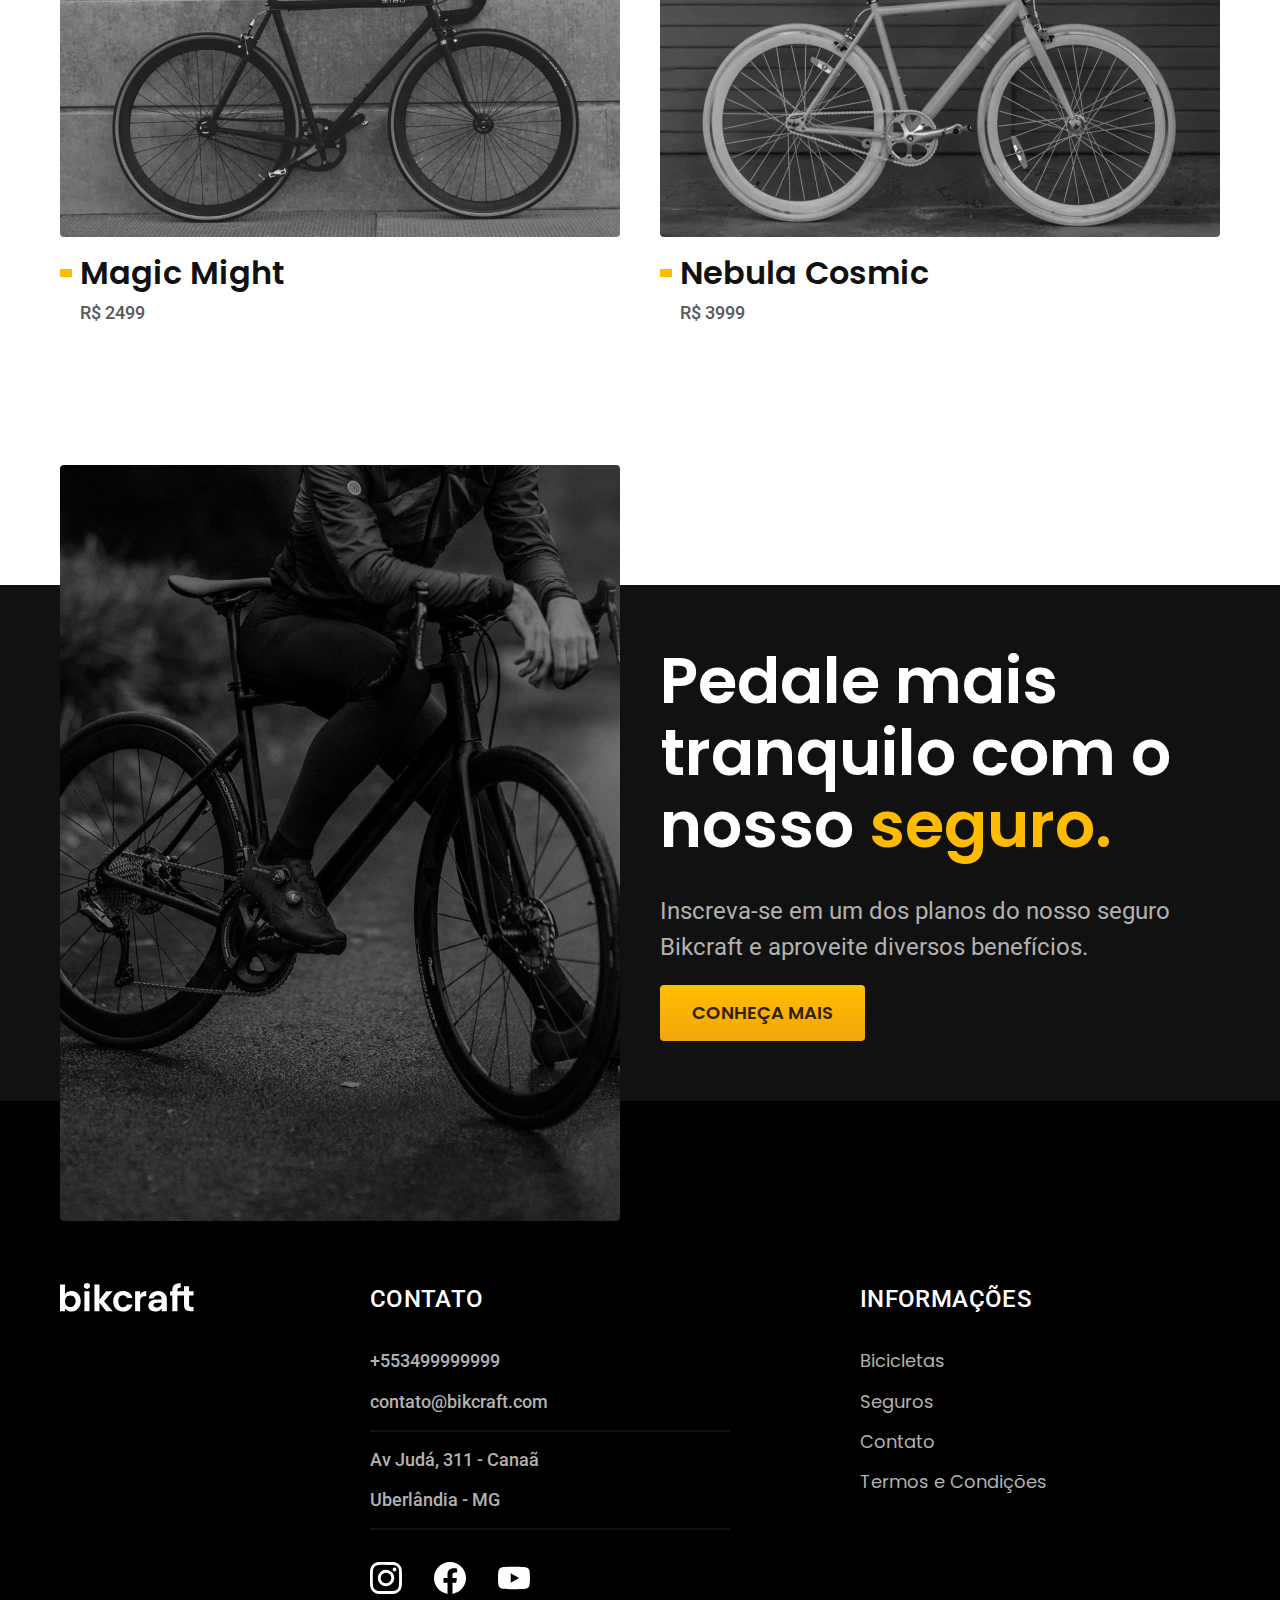
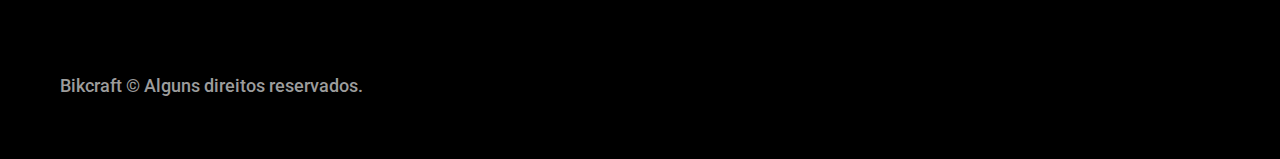
<file: bicicletas/nimbus.html>
<!DOCTYPE html>
<html lang="pt-br">

<head>
  <meta charset="UTF-8">
  <meta name="viewport" content="width=device-width, initial-scale=1.0">
  <title>Nimbus | Bikcraft</title>
  <meta name="description" content="Termos e condições.">
  <link rel="stylesheet" href="../css/style.min.css">
  <link rel="preconnect" href="https://fonts.googleapis.com">
  <link rel="preconnect" href="https://fonts.gstatic.com" crossorigin>
  <link href="https://fonts.googleapis.com/css2?family=Merriweather:ital,wght@1,900&family=Poppins:wght@400;600&family=Roboto:wght@400;500&display=swap" rel="stylesheet">
  <script>document.documentElement.classList.add('js')</script>
</head>

<body id="bicicleta">
  <header class="header-bg">
    <div class="header container">
      <a href="../"><img src="../img/bikcraft.svg" alt="Bikcraft"></a>
      <nav aria-label="primaria">
        <ul class="header-menu font-1-m cor-0">
          <li><a href="../bicicletas.html">Bicicletas</li></a>
          <li><a href="../seguros.html">Seguros</li></a>
          <li><a href="../contato.html">Contato</li></a>
        </ul>
      </nav>
    </div>
  </header>

  <main class="titulo-bg">
    <div>
      <div class="titulo container">
        <p class="font-2-x-l cor-5">R$ 4999</p>
        <h1 class="font-1-xxl cor-0">Nimbus Stark<span class="cor-p1">.</span></h1>
      </div>
    </div>

    <div class="bicicleta container">
      <div class="bicicleta-imagem">
        <img src="../img/bicicleta/nimbus1.jpg" alt="Bicicleta 1">
        <img src="../img/bicicleta/nimbus2.jpg" alt="Bicicleta 2">
        <img src="../img/bicicleta/nimbus3.jpg" alt="Bicicleta 3">
      </div>
      <div class="bicicleta-conteudo">
        <p class="font-2-1 cor-5">A Nimbus Stark é a melhor Bikcraft já criada pela nossa equipe. Ela vem equipada com os melhores acessórios, o que garante maior velocidade.</p>
        <div class="bicicleta-comprar">
          <a class="botao" href="../orcamento.html?tpo=bikcraft&prduto=nimbus">Comprar Agora</a>
          <span class="font-1xs cor-6"><img src="../img/icones/entrega.svg" alt=""> entrega em 5 dias</span>
          <span class="font-1xs cor-6"><img src="../img/icones/estoque.svg" alt=""> 18 em estoque</span>
        </div>

        <h2 class="font-1-xs cor-0">Informações</h2>
        <ul class="bicicleta-informacoes">
          <li>
            <img src="../img/icones/eletrica.svg" alt="">
            <h3 class="font-1-m cor-0">Motor Elétrica</h3>
            <p class="font-2-xs cor-5">Permite você viajar distâncias inimaginaveis com a sua bike.</p>
          </li>
          <li>
            <img src="../img/icones/velocidade.svg" alt="">
            <h3 class="font-1-m cor-0">50 km/h</h3>
            <p class="font-2-xs cor-5">A mais rápida bicicleta elétrica disponível hoje no mercado.</p>
          </li>
          <li>
            <img src="../img/icones/rastreador.svg" alt="">
            <h3 class="font-1-m cor-0">Rastreador</h3>
            <p class="font-2-xs cor-5">Rastreador e sistema anti-furto para garantir o seu sossego.</p>
          </li>
          <li>
            <img src="../img/icones/carbono.svg" alt="">
            <h3 class="font-1-m cor-0">Fibra de Carbono</h3>
            <p class="font-2-xs cor-5">Maior proteção possível para a sua Bikcraft com fibra de carbono.</p>
          </li>
        </ul>
        <h2 class="font-1-xs cor-0">Fixa Técnica</h2>
        <ul class="bicicleta-ficha font-2-s cor-4">
          <li>Peso <span>9kg</span></li>
          <li>Altura <span>60cm</span></li>
          <li>Largura <span>120cm</span></li>
          <li>Profundidade <span>10cm</span></li>
          <li>Marchas <span>16</span></li>
          <li>Roda <span>29</span></li>
        </ul>
      </div>
    </div>
  </main>

  <article class="bicicletas-lista container">
    <h2 class="font-1-xxl">escolha a sua<span class="cor-p1">.</span></h2>

    <ul>
      <li>
        <a href="./magic.html">
          <img src="../img/bicicletas/magic.jpg" alt="Bicicleta preta">
          <h3 class="font-1-xl">Magic Might</h3>
          <span class="font-2-m  cor-8">R$ 2499</span>
        </a>
      </li>
      <li>
        <a href="./nebula.html">
          <img src="../img/bicicletas/nebula.jpg" alt="Bicicleta preta">
          <h3 class="font-1-xl">Nebula Cosmic</h3>
          <span class="font-2-m  cor-8">R$ 3999</span>
        </a>
      </li>
    </ul>
  </article>

  <article class="seguro-bg">
    <div class="seguro container">
      <div class="seguro-imagem">
        <img src="../img/fotos/seguros.jpg" alt="Pessoa parada em cima de uma bicicleta">
      </div>
      <div class="seguro-conteudo">
        <h2 class="font-1-xxl cor-0">Pedale mais tranquilo com o nosso <span class="cor-p1">seguro.</span></h2>
        <p class="font-2-l cor-5">Inscreva-se em um dos planos do nosso seguro Bikcraft e aproveite diversos benefícios.</p>
        <a class="botao" href="../seguros.html">Conheça Mais</a>
      </div>
    </div>
  </article>

  <footer class="footer-bg">
    <div class="footer container">
      <img src="../img/bikcraft.svg" alt="Bikcraft">
      <div class="footer-contato">
        <h3 class="font-2-l-b cor-0">Contato</h3>
        <ul class="cor-5 font-2-m">
          <li><a href="tel:+553499999999">+553499999999</a></li>
          <li><a href="mailto:contato@bikcraft.com">contato@bikcraft.com</a></li>
          <li>Av Judá, 311 - Canaã</li>
          <li>Uberlândia - MG</li>
        </ul>
        <div class="footer-redes">
          <a href="../">
            <img src="../img/redes/instagram.svg" alt="Intagran">
          </a>
          <a href="../">
            <img src="../img/redes/facebook.svg" alt="Facebook">
          </a>
          <a href="../">
            <img src="../img/redes/youtube.svg" alt="YouTube">
          </a>
        </div>
      </div>
      <div class="footer-informacoes">
        <h3 class="font-2-l-b cor-0">Informações</h3>
        <nav>
          <ul class="font-1-m cor-5">
            <li><a href="../bicicletas.html">Bicicletas</li></a>
            <li><a href="../seguros.html">Seguros</li></a>
            <li><a href="../bicicletas.html">Contato</li></a>
            <li><a href="../termos.html">Termos e Condições</li></a>
          </ul>
        </nav>
      </div>
      <p class="footer-copy font-2-m cor-6">Bikcraft © Alguns direitos reservados.</p>
    </div>
  </footer>
  <script src="../js/script.js"></script>
</body>

</html>
</file>
<file: css/style.min.css>
body{margin:0;font-family:Arial,Helvetica,sans-serif;color:#111}blockquote,dd,h1,h2,h3,h4,p,ul{margin:0}ul{list-style:none;padding:0}a{text-decoration:none;color:inherit}img{max-width:100%;display:block}img[src$=".jpg"]{border-radius:4px}.header-bg{background:var(--cor-12)}.header{display:flex;flex-wrap:wrap;justify-content:space-between;align-items:center;gap:20px;padding-top:20px;padding-bottom:20px}.header-menu{display:flex;gap:40px;flex-wrap:wrap}.header-menu a{padding:16px 0;display:inline-block;position:relative}.header-menu a::after{content:"";display:block;height:2px;width:0;background:var(--cor-0);margin-top:4px;transition:.3s;position:absolute}.header-menu a.ativo::after,.header-menu a:hover::after{width:100%}@media (max-width:800px){.header-menu{gap:20px}.header-menu a{background:var(--cor-11);padding:12px 16px;border-radius:4px}.header a::after{display:none}.header-menu a:hover{background-color:var(--cor-10)}}@media (max-width:600px){.header-menu{gap:12px}.header-menu a{padding:8px 12px;font-size:14px}}.font-1-xs{font:400 0.75rem/1.35 Poppins,sans-serif}.font-2-xs{font:400 0.875rem/1.43 Roboto,sans-serif}.font-1-s{font:400 1rem/1.5 Poppins,sans-serif}.font-2-s{font:400 1rem/1.5 Roboto,sans-serif}.font-1-m,.font-1-m-b{font:400 1.125rem/1.35 Poppins,sans-serif}.font-1-m-b{font-weight:600}.font-2-m{font:500 1.125rem/1.35 Roboto,sans-serif}.font-1-l{font:400 1rem/1.5 Poppins,sans-serif}.font-2-l,.font-2-l-b{font:400 1.5rem/1.5 Roboto,sans-serif}.font-2-l-b{font-weight:500;letter-spacing:.015em;text-transform:uppercase}.font-1-xl{font:600 2rem/1.25 Poppins,sans-serif}.font-2-xl{font:500 2rem/1.25 Roboto,sans-serif}.font-1-xxl{font:600 4rem/1.125 Poppins,sans-serif}@media (max-width:1200px){.font-1-xxl{font-size:3rem}.font-2-l,.font-2-l-b{font-size:1.25rem}}@media (max-width:800px){.font-1-xxl{font-size:2rem}.font-1-xl{font-size:1.5rem}}:root{--cor-0:#ffffff;--cor-1:#f7f7f7;--cor-2:#ededed;--cor-3:#dedede;--cor-4:#cccccc;--cor-5:#b2b2b2;--cor-6:#9c9c9c;--cor-7:#717171;--cor-8:#595959;--cor-9:#404040;--cor-10:#2e2e2e;--cor-11:#111111;--cor-12:#000000;--cor-p1:#ffbb00;--cor-p2:#e4a30b;--cor-p3:#a66f00;--cor-p4:#664400;--cor-p5:#332200}.cor-0{color:var(--cor-0)}.cor-1{color:var(--cor-1)}.cor-2{color:var(--cor-2)}.cor-3{color:var(--cor-3)}.cor-4{color:var(--cor-4)}.cor-5{color:var(--cor-5)}.cor-6{color:var(--cor-6)}.cor-7{color:var(--cor-7)}.cor-8{color:var(--cor-8)}.cor-9{color:var(--cor-9)}.cor-10{color:var(--cor-10)}.cor-11{color:var(--cor-11)}.cor-12{color:var(--cor-12)}.cor-p1{color:var(--cor-p1)}.cor-p2{color:var(--cor-p2)}.cor-p3{color:var(--cor-p3)}.cor-p4{color:var(--cor-p4)}.cor-p5{color:var(--cor-p5)}.footer-bg{background-color:var(--cor-12)}.footer{display:grid;grid-template-columns:3fr 5fr 4fr;gap:40px;padding-top:60px;padding-bottom:60px}.footer h3{margin-bottom:32px}.footer-contato ul{margin-bottom:32px}.footer-contato li:nth-child(2n):after{content:"";display:block;max-width:360px;height:2px;background:var(--cor-11);margin-top:16px}.footer-contato li,.footer-informacoes li{margin-bottom:16px}.footer-redes{display:flex;gap:32px}.footer a:hover{color:var(--cor-0)}.footer-copy{grid-column:1/-1;margin-top:40px}@media (max-width:800px){.footer>img{display:none}.footer{grid-template-columns:1fr 1fr}}@media (max-width:600px){.footer{grid-template-columns:1fr;gap:60px}.footer-copy{margin-top:0}}.container{max-width:1200px;padding-left:20px;padding-right:20px;box-sizing:border-box;margin-left:auto;margin-right:auto}.botao{padding:16px 32px;background:linear-gradient(#ffbf00,#f2a50c);border-radius:4px;display:inline-block;box-shadow:0 1px 2px rgba(0,0,0,.1);text-transform:uppercase;color:var(--cor-p5);font:600 1.125rem/1.35 Poppins,sans-serif;max-width:max-content;border:none;cursor:pointer}.botao:hover{background:linear-gradient(#ffb60d,#e59317)}.botao.secundario{background:var(--cor-10);color:var(--cor-2)}.botao.secundario:hover{background:var(--cor-9)}.botao.seta{display:flex;align-items:center}.botao.seta::after{content:"";display:inline-block;width:18px;height:10px;margin-left:12px;background:url(../img/icones/seta.svg);transition:transform .2s}.botao.seta:hover::after{transform:translateX(4px)}@media (max-width:600px){.botao{padding:12px 16px;font-size:1rem}}.link{display:inline-block;color:var(--cor-p1);font:500 1.5rem/1.5 Poppins,sans-serif;text-transform:uppercase}.link::after{content:"";display:block;width:100%;height:4px;background-color:currentColor}.link:hover{color:var(--cor-0)}.titulo-bg{background-color:var(--cor-11);padding-top:60px;padding-bottom:60px}.titulo{background:url("../img/dec/top-right.svg") no-repeat top right 20px}.titulo p{margin-bottom:4px}@media (max-width:800px){.titulo-bg{padding-top:40px;padding-bottom:40px}.titulo p{font-size:1rem;text-transform:lowercase;font-weight:400}}.form{display:grid;grid-template-columns:1fr 1fr;gap:20px}.form label{display:block;font:400 1rem/1.5 Poppins,sans-serif;margin-bottom:4px}.form .col-2{grid-column:span 2}.form input[type=email],.form input[type=text],.form textarea{font:400 1rem/1.5 Roboto,sans-serif;background:var(--cor-1);border:1px solid var(--cor-2);padding:12px;border-radius:4px;width:100%;box-sizing:border-box}.form input[type=email]:focus,.form input[type=text]:focus,.form textarea:focus{outline:0;border-color:var(--cor-p1);background:var(--cor-0);box-shadow:0 0 0 2px #fea}@media (max-width:600px){.form{grid-template-columns:1fr}.form .col-2{grid-column:1}}.js .fadeInDown{transform:translate3d(0,-20px,0)}.js .fadeInUp{transform:translate3d(0,20px,0)}.js .fadeInRight{transform:translate3d(20px,0,0)}.js .fadeInLeft{transform:translate3d(-20px,0,0)}.js [data-anime]{opacity:0}.js .anime{opacity:1;transform:none;transition:transform .8s,opacity .8s}.introducao-bg{background:var(--cor-12) url("../img/dec/bottom-left.svg") no-repeat bottom 160px left 20px;box-shadow:inset 0 -120px var(--cor-0)}.introducao{display:grid;grid-template-columns:1fr 1fr;gap:0 40px}.introducao-conteudo{align-self:end;padding-bottom:200px}.introducao img{height:100%;width:100%;object-fit:cover;border-radius:4px}.introducao h1{margin-bottom:32px}.introducao p{margin-bottom:20px}@media (max-width:800px){.introducao-bg{background:var(--cor-11);padding-top:40px;box-shadow:inset 0 -60px var(--cor-0)}.introducao{grid-template-columns:1fr;gap:32px}.introducao-conteudo{padding-bottom:0}.introducao h1{margin-bottom:16px}.introducao img{height:300px;width:100%}}.tecnologia-bg{background:var(--cor-11);box-shadow:inset 0 80px var(--cor-0),inset 0 -80px var(--cor-0)}.tecnologia{display:grid;grid-template-columns:repeat(2,1fr);gap:40px}.tecnologia-imagem img{height:100%;width:100%;object-fit:cover;object-position:left}.tecnologia-conteudo{padding-top:160px;padding-bottom:160px}.tecnologia-conteudo>span{display:block;margin-bottom:20px}.tecnologia-conteudo h2{margin-bottom:32px}.tecnologia-conteudo>p{margin-bottom:20px}.tecnologia-conteudo a{margin-bottom:80px}.tecnologia-vantagens{display:flex;gap:40px}.tecnologia-vantagens h3{margin-bottom:8px;width:max-content}.tecnologia-vantagens img{width:24px;margin-bottom:8px}@media (max-width:800px){.tecnologia-bg{box-shadow:initial}.tecnologia{grid-template-columns:1fr}.tecnologia-conteudo{padding-top:60px;padding-bottom:60px}.tecnologia-imagem{display:none}.tecnologia a{margin-bottom:60px}}@media (max-width:600px){.tecnologia-vantagens{flex-direction:column}}.parceiros{padding-top:60px;padding-bottom:120px}.parceiros h2{margin-bottom:60px}.parceiros ul{padding:0 20px;max-width:1400px;margin:0 auto;display:grid;grid-template-columns:repeat(4,1fr)}.parceiros li{padding:32px;display:flex;border-left:2px solid var(--cor-2)}.parceiros img{margin:auto}.parceiros li:first-child,.parceiros li:nth-child(5){border-left:none}.parceiros li:nth-child(n+5){border-top:2px solid var(--cor-2)}@media (max-width:800px){.parceiros{padding-top:60px}.parceiros li{padding:20px}.parceiros h2{margin-bottom:20px}.parceiros ul{grid-template-columns:repeat(2,1fr)}.parceiros li:nth-child(n+3){border-top:2px solid var(--cor-2)}.parceiros li:nth-child(odd){border-left:none}}.depoimento{display:grid;grid-template-columns:1fr 1fr;background-color:var(--cor-p1);overflow:hidden}.depoimento img{width:100%;height:100%;object-fit:cover;border-radius:0}.depoimento-conteudo{padding:40px 40px 80px 80px;align-self:end;background:url("../img/dec/bottom-right-p.svg") no-repeat bottom 40px right 40px}.depoimento-conteudo p{font-family:Merriweather,serif;font-style:italic;font-weight:900;margin-bottom:32px;max-width:32ch;position:relative}.depoimento p::after,.depoimento p::before{font-size:5rem;position:absolute;color:var(--cor-p2)}.depoimento p::before{content:"“";left:-50px;top:-20px}.depoimento p::after{content:"”"}@media (min-width:1200px){.depoimento img{max-height:520px}}@media (max-width:800px){.depoimento{grid-template-columns:1fr;text-align:center}.depoimento img{max-height:200px}.depoimento-conteudo{padding:40px 20px;justify-self:center}}.bicicletas-lista{padding-top:60px;padding-bottom:120px}.bicicletas-lista h2{margin-bottom:40px}.bicicletas-lista ul{display:flex;gap:40px;padding:0 20px 20px 20px;max-width:1400px;margin-left:auto;margin-right:auto;overflow-x:auto}#bicicleta .bicicletas-lista ul{padding:0 0 20px 0}.bicicletas-lista li{flex:1;min-width:280px}.bicicletas-lista a{display:block}.bicicletas-lista img{margin-bottom:16px}.bicicletas-lista h3{margin-bottom:8px;display:flex;align-items:center}.bicicletas-lista h3::before{content:"";background-color:var(--cor-p1);height:8px;width:12px;margin-right:8px;display:inline-block;transition:width .2s}.bicicletas-lista a:hover h3::before{width:24px}.bicicletas-lista li span{padding-left:20px}@media (max-width:800px){.bicicletas-lista{padding-bottom:60px}.bicicletas-lista ul{gap:20px}}.bicicletas-bg{background:linear-gradient(to right,var(--cor-0) 30%,var(--cor-11) 0)}.bicicletas{display:grid;grid-template-columns:1fr 1fr;gap:40px;padding-top:60px;padding-bottom:60px;background:url("../img/dec/top-right.svg") no-repeat top 40px right 20px}.bicicletas-imagem{display:grid}.bicicletas-imagem img{grid-area:1/1}.bicicletas-imagem span{grid-area:1/1;place-self:start end;margin-top:20px;background:var(--cor-12);padding:8px 16px 8px 8px;display:inline-block;border-radius:4px 0 0 4px}.bicicletas-conteudo{display:grid;grid-template-columns:1fr auto;align-content:start}.bicicletas h2,.bicicletas p{grid-column:1/-1}.bicicletas h2{margin-bottom:20px}.bicicletas h2::before{content:"";display:block;width:12px;height:8px;background-color:var(--cor-p1);margin-bottom:8px}.bicicletas p{margin-bottom:32px}.bicicletas a{place-self:end}.bicicletas li{display:flex;align-items:center}.bicicletas li+li{margin-top:16px}.bicicletas-conteudo img{width:24px;margin-right:8px}@media (max-width:800px){.bicicletas{grid-template-columns:1fr;gap:20px;padding-top:40px;padding-bottom:40px}.bicicletas-bg{background:var(--cor-11)}}@media (max-width:600px){.bicicletas-conteudo{grid-template-columns:1fr}.bicicletas ul{font-size:1rem;margin-bottom:32px;display:grid;grid-template-columns:1fr 1fr}.bicicletas a{place-self:start}}.bicicleta{display:grid;grid-template-columns:1fr 1fr;align-items:start;gap:40px;padding-top:60px;padding-bottom:60px}#bicicleta .titulo p{text-transform:uppercase}.bicicleta-imagem{display:flex;flex-wrap:wrap;gap:20px}.bicicleta-imagem img{flex:1;min-width:200px}.bicicleta-imagem img:first-child{min-width:100%}.bicicleta-conteudo>p{margin-bottom:32px}.bicicleta-comprar{display:grid;grid-template-columns:max-content auto;align-items:center;justify-items:start;gap:8px 12px;margin-bottom:40px}.bicicleta-comprar a{grid-row:span 2}.bicicleta-comprar span{display:flex;align-items:center;background-color:var(--cor-12);padding:4px 8px;border-radius:4px;gap:8px}.bicicleta-conteudo h2{text-transform:uppercase;letter-spacing:.15em;margin-bottom:12px}.bicicleta-ficha,.bicicleta-informacoes{padding:32px;background-color:var(--cor-12);border-radius:4px}.bicicleta-informacoes{margin-bottom:40px;display:grid;grid-template-columns:1fr 1fr;gap:32px}.bicicleta-informacoes img{width:24px;margin-bottom:8px}.bicicleta-informacoes h3{margin-bottom:8px}.bicicleta-ficha li{padding:4px 0;display:flex;justify-content:space-between;border-bottom:1px solid var(--cor-11)}.bicicleta-ficha li:last-child{border:none}.bicicleta-ficha span{color:var(--cor-6)}@media (max-width:800px){.bicicleta{grid-template-columns:1fr;padding-top:40px;padding-bottom:40px}.bicicleta-imagem{grid-row:2}}@media (max-width:400px){.bicicleta-informacoes{grid-template-columns:1fr}}.bicicleta-comprar{grid-template-columns:1fr}.seguro-bg{background-color:var(--cor-11);box-shadow:inset 0 120px var(--cor-0),inset 0 -120px var(--cor-12)}.seguro{display:grid;grid-template-columns:1fr 1fr;gap:40px}.seguro-imagem img{width:100%;height:100%;object-fit:cover}.seguro-conteudo{padding-top:180px;padding-bottom:180px}.seguro h2{margin-bottom:32px}.seguro p{margin-bottom:20px}@media (max-width:800px){.seguro-bg{box-shadow:inset 0 -60px var(--cor-12)}.seguro{grid-template-columns:1fr}.seguro-conteudo{grid-row:1;padding-top:40px;padding-bottom:0}}.seguros-bg{background:var(--cor-11)}.seguros{padding-top:60px;padding-bottom:60px;display:grid;grid-template-columns:1fr 1fr;gap:40px;align-items:center}#seguros .seguros{padding-top:0}.seguros h2{grid-column:1/-1}.seguros-item{background-color:var(--cor-12);padding:32px 32px 32px 60px;display:grid;grid-template-columns:1fr auto;border-radius:4px}.seguros-item h3{margin-bottom:40px}.seguros-item span{grid-column:2;display:block;text-align:right}.seguros-item ul{grid-column:1/-1;margin-bottom:32px}.seguros-item li{display:flex;align-items:center;position:relative}.seguros-item li+li{margin-top:20px}.seguros-item li::before{content:"";display:inline-block;position:absolute;left:-21px;width:13px;height:9px;background-image:url("../img/icones/lista.svg")}.seguros-item a{grid-column:1/-1}@media (max-width:800px){.seguros{grid-template-columns:1fr}}.vantagens-bg{background-color:var(--cor-12)}.vantagens{padding-top:120px;padding-bottom:120px}.vantagens h2{margin-bottom:60px}.vantagens ul{display:grid;grid-template-columns:repeat(auto-fit,minmax(280px,max-content));gap:40px 80px}.vantagens h3,.vantagens img{margin-bottom:8px}@media (max-width:800px){.vantagens{padding-top:60px;padding-bottom:60px}.vantagens h2{margin-bottom:40px}.vantagens ul{gap:20px}}.perguntas{padding-top:120px;padding-bottom:120px}.perguntas h2{margin-bottom:60px}.perguntas dl>div{padding:20px;border-radius:4px}.perguntas dl>div:nth-child(odd){background-color:var(--cor-1)}.perguntas button{display:grid;grid-template-columns:auto 1fr auto;align-items:center;gap:8px;cursor:pointer;border:none;background:0 0;width:100%;text-align:left}.perguntas button::before{content:"";display:inline-block;width:12px;height:8px;background-color:var(--cor-p1)}.perguntas button::after{content:"";display:inline-block;width:14px;height:6px;background:url(../img/icones/seta-abrir.svg);transition:.3s}.perguntas button:hover::after,.perguntas button[aria-expanded=true]::after{transform:rotate(180deg)}.js .perguntas dd{display:none}.js .perguntas dd.ativa{display:block}.perguntas dd{padding-left:20px;padding-top:16px;max-width:80ch}@media (max-width:800px){.perguntas{padding-top:60px;padding-bottom:60px}.perguntas h2{margin-bottom:40px}}#contato{background:var(--cor-1);background:linear-gradient(var(--cor-11) 600px,var(--cor-1) 0)}.contato{display:grid;grid-template-columns:5fr 7fr}.contato-dados,.contato-formulario{padding:60px;box-shadow:0 1px 2px rgba(0,0,0,.1)}.contato-dados{background:var(--cor-12) url("../img/dec/bottom-left.svg") no-repeat bottom 20px left 20px;border-radius:5px 0 0 5px}.contato-formulario{border-radius:0 5px 5px 0;background:var(--cor-0) url("../img/dec/bottom-right.svg") no-repeat bottom 20px right 20px}.contato-dados h2{margin-bottom:60px}.contato-endereco{margin-bottom:32px;padding-left:28px;background:url(../img/icones/local.svg) no-repeat 0 2px}.contato-endereco p{margin-bottom:8px}.contato-meios a{display:block;max-width:max-content;margin-bottom:8px;padding-left:28px}.contato-meios a:hover{color:var(--cor-0)}.contato-meios a:first-child{background:url(../img/icones/email.svg) no-repeat 0 2px}.contato-meios a:nth-child(2){margin-bottom:32px}.contato-meios a:nth-child(3){background:url(../img/icones/telefone.svg) no-repeat 0 2px;margin-bottom:60px}.contato-redes{display:flex;gap:32px;padding-left:28px}@media (max-width:800px){.contato{grid-template-columns:1fr}.contato-dados,.contato-formulario{padding:20px}.contato-dados{border-radius:5px 5px 0 0;background:var(--cor-12)}.contato-formulario{border-radius:0 0 5px 5px}.contato-dados h2{margin-bottom:32px}.contato-meios a:nth-child(3){margin-bottom:32px}.contato-redes{margin-bottom:12px}}.lojas{display:grid;grid-template-columns:repeat(2,1fr);gap:0 4px;padding-top:120px;padding-bottom:120px}.lojas h2{grid-column:1/-1;margin-bottom:60px}.lojas img{border-radius:4px 4px 0 0}.lojas-item{border-radius:4px;background:var(--cor-0);box-shadow:0 1px 2px rgba(0,0,0,.1)}.lojas-conteudo{display:grid;grid-template-columns:repeat(2,1fr);gap:32px 16px;padding:32px}.lojas-conteudo h3,.lojas-tempo{grid-column:1/-1}.lojas-dados{display:grid;gap:8px;border-left:2px solid var(--cor-2);padding-left:12px}.lojas-tempo{display:flex;align-items:center;gap:8px}@media (max-width:800px){.lojas{gap:20px;padding-top:60px;padding-bottom:60px}.lojas h2{margin-bottom:32px}.lojas-conteudo{grid-template-columns:1fr}}@media (max-width:600px){.lojas{grid-template-columns:1fr}}#orcamento{background:linear-gradient(var(--cor-11) 600px,var(--cor-1) 0)}.orcamento{display:grid;grid-template-columns:5fr 7fr;padding-bottom:120px}.orcamento h2{text-transform:uppercase;position:relative;display:flex;align-items:center}.orcamento h2::before{content:"";display:inline-block;width:4px;height:8px;background-color:var(--cor-p1);position:absolute;left:-12px}.orcamento-dados,.orcamento-produto{padding:60px;box-shadow:0 1px 2px rgba(0,0,0,.1)}.orcamento-produto{border-radius:5px 0 0 5px;background:var(--cor-12) url("../img/dec/bottom-left.svg") no-repeat bottom 20px left 20px;display:grid;grid-template-columns:1fr 1fr;align-content:start;gap:20px}.orcamento-produto label{font:400 1rem/1.5 Poppins,sans-serif;color:var(--cor-4);background-color:var(--cor-10);padding:12px 16px;border-radius:4px;cursor:pointer;display:grid;grid-template-columns:auto 1fr auto;align-items:center;border:1px solid var(--cor-10)}.orcamento-produto label::before{content:"";box-sizing:border-box;display:inline-block;width:12px;height:12px;border:1px solid var(--cor-6);border-radius:50%;margin-right:8px}.orcamento-produto input:checked+label::before{border-color:var(--cor-7);box-shadow:inset 0 0 0 3px var(--cor-0),inset 0 0 0 6px var(--cor-7)}.orcamento-produto label:hover{background-color:var(--cor-9);border-color:var(--cor-9)}.orcamento-produto input:focus+label{box-shadow:0 0 0 2px var(--cor-p1);border:1px solid var(--cor-12)}.orcamento-produto label span{display:none}.orcamento-produto input:checked+label span{display:inline-block}.orcamento-produto input{opacity:0;position:absolute;pointer-events:none}.orcamento-produto input:checked+label{background:var(--cor-0);color:var(--cor-11)}.orcamento-produto>*{grid-column:1/-1}.orcamento-produto>label{grid-column:initial}.orcamento-dados{border-radius:0 5px 5px 0;background:var(--cor-0) url("../img/dec/bottom-right.svg") no-repeat bottom 20px right 20px}.orcamento-conteudo{display:none}.orcamento-conteudo h2,.orcamento-dados h2:nth-of-type(n+2){margin-top:20px}#bikcraft:checked~#orcamento-bikcraft,#seguro:checked~#orcamento-seguro{display:grid;gap:20px}.orcamento-detalhes{display:none;background:var(--cor-0);padding:20px;grid-template-columns:1fr 1fr;border-radius:4px;align-items:center}.orcamento-detalhes li{display:flex;align-items:center;margin-bottom:8px}.orcamento-detalhes li img{width:16px;margin-right:8px}.orcamento-produto input:checked+label+.orcamento-detalhes{display:grid}@media (max-width:1200px){.orcamento-dados,.orcamento-produto{padding:32px}}@media (max-width:800px){.orcamento{grid-template-columns:1fr}.orcamento-produto{border-radius:5px 5px 0 0;background:var(--cor-12)}.orcamento-dados{border-radius:0 0 5px 5px}}@media (max-width:400px){.orcamento-produto{grid-template-columns:1fr}}.termos{padding-top:80px;padding-bottom:80px}.termos h2{font-weight:600;margin-bottom:20px}.termos p{margin-bottom:24px;max-width:75ch}.termos p+h2{margin-top:40px}
</file>
